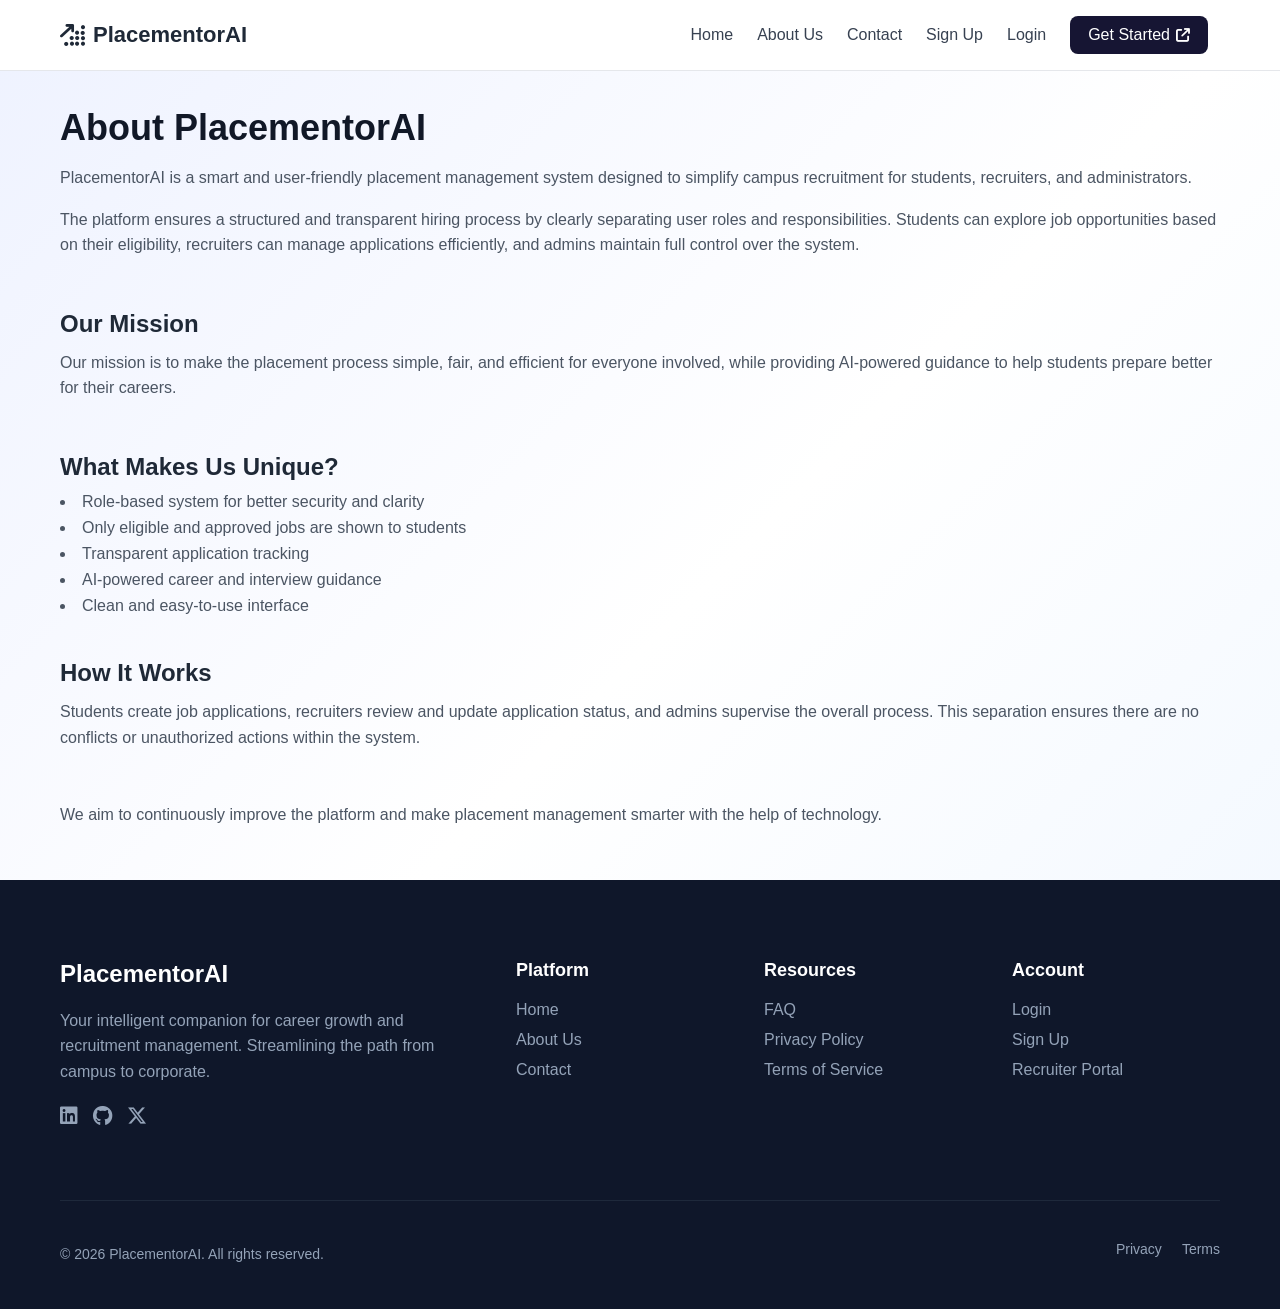
<file: frontend/About.html>
<!DOCTYPE html>
<html lang="en">
<head>
    <meta name="description" content="Learn more about PlaceMentor369, our mission to empower students with placement preparation and career guidance.">
  <meta charset="UTF-8" />
  <meta name="viewport" content="width=device-width, initial-scale=1.0"/>
  <title>PlacementorAI - About Us</title>
  <link rel="stylesheet" href="https://cdnjs.cloudflare.com/ajax/libs/font-awesome/6.5.0/css/all.min.css">

  <style>
    /* BASE */
    * { margin: 0; padding: 0; box-sizing: border-box; font-family: Inter, sans-serif; }
    body { background: linear-gradient(to bottom right, #eef2ff, #ffffff, #eff6ff); color: #1f2937; }
    .container { max-width: 1200px; margin: auto; padding: 0 20px; }

    /* HEADER & RESPONSIVE NAVBAR */
    .header { background: #fff; padding: 16px 0; border-bottom: 1px solid #e5e7eb; position: sticky; top: 0; z-index: 1000; }
    .nav { display: flex; justify-content: space-between; align-items: center; }
    .logo { font-size: 22px; font-weight: 700; display: flex; align-items: center; gap: 8px; }
    
    /* Navigation Menu Links Wrapper */
    .nav-menu { display: flex; align-items: center; }
    .nav-menu a { margin: 0 12px; text-decoration: none; color: #374151; font-weight: 500; transition: color 0.2s; }
    .nav-menu a:hover { color: #4f46e5; }
    .login { color: #4f46e5; }
    
    .btn { padding: 10px 18px; border-radius: 8px; border: none; cursor: pointer; font-weight: 500; display: inline-flex; align-items: center; text-decoration: none; }
    .primary { background: #161533; color: #fff !important; }
    .primary:hover { background: #23214d; color: #fff !important; }
    .secondary { background: #e5e7eb; color: #374151; }

    /* Mobile Hamburger Menu Toggle Button Button */
    .menu-toggle { display: none; background: none; border: none; font-size: 24px; color: #374151; cursor: pointer; }

    /* HERO */
    .hero { display: grid; grid-template-columns: 1fr 1fr; gap: 50px; padding: 80px 0; align-items: center; }
    .badge { display: inline-block; background: #e0e7ff; color: #4338ca; padding: 6px 14px; border-radius: 999px; margin-bottom: 20px; font-weight: 500; }
    .hero h1 { font-size: 42px; line-height: 1.2; margin-bottom: 20px; font-weight: 700; }
    .hero p { font-size: 18px; color: #6b7280; line-height: 1.5; }

    .features { display: grid; grid-template-columns: repeat(2,1fr); gap: 16px; margin: 30px 0; }
    .feature {
      display: flex;
      gap: 12px;
      background: #fff;
      padding: 14px;
      border-radius: 12px;
      align-items: center;
      transition: transform 0.2s ease, box-shadow 0.2s ease;
    }

    .feature:hover {
      transform: translateY(-3px);
      box-shadow: 0 8px 20px rgba(0,0,0,0.08);
    }    
    .feature h4 { font-size: 16px; font-weight: 600; margin-bottom: 4px; }
    .feature p { font-size: 14px; color: #6b7280; }

    .cta { display: flex; gap: 14px; margin-top: 20px; }
    .cta button { flex: 1; text-align: center; }

    /* HERO IMAGE */
    .hero-right { position: relative; top: -8px; }
    .hero-right img {
      width: 100%;
      height: auto;
      max-height: 420px;
      object-fit: cover;
      display: block;
      border-radius: 20px;
    }

    .hero-img-wrapper { position: relative; border-radius: 20px; overflow: hidden; }
    .hero-img-wrapper::after {
      content: "";
      position: absolute;
      inset: 0;
      background: linear-gradient(
        to bottom right,
        rgba(79,70,229,0.08),
        rgba(255,255,255,0.02)
      );
    }

    .stats-card { position: absolute; bottom: -32px; left: -32px; background: #ffffff; padding: 16px 20px; border-radius: 14px; display: flex; align-items: center; gap: 12px; box-shadow: 0 12px 24px rgba(0,0,0,0.12); z-index: 10; }
    .stats-card strong { font-size: 24px; font-weight: 700; color: #111827; }
    .stats-card span { display: block; font-size: 14px; color: #6b7280; }
    .stats-card div { text-align: center; }

    /* FOOTER */
    footer { background: #0f172a; color: #f8fafc; padding: 80px 0 40px; }
    .footer-grid { display: grid; grid-template-columns: 2fr 1fr 1fr 1fr; gap: 40px; margin-bottom: 60px; }
    footer h3 { font-size: 24px; margin-bottom: 20px; color: #fff; }
    footer h4 { font-size: 18px; margin-bottom: 20px; color: #fff; }
    footer p { color: #94a3b8; line-height: 1.6; }
    footer a { color: #94a3b8; text-decoration: none; margin-bottom: 12px; display: block; transition: color 0.2s; }
    footer a:hover { color: #4f46e5; }
    .footer-social { display: flex; gap: 15px; margin-top: 20px; }
    .footer-social a { font-size: 20px; color: #94a3b8; }
    .footer-social a:hover { color: #fff; }
    .footer-bottom { border-top: 1px solid #1e293b; padding-top: 40px; display: flex; justify-content: space-between; align-items: center; color: #64748b; font-size: 14px; }
    .copyright { margin-top: 0; }

    /* DOCUMENTATION PORTAL */
    .portal-overlay { position: fixed; inset: 0; background: rgba(15, 23, 42, 0.8); backdrop-filter: blur(8px); z-index: 2000; display: none; align-items: center; justify-content: center; padding: 20px; }
    .portal-content { background: rgba(255, 255, 255, 0.98); width: 100%; max-width: 800px; max-height: 90vh; border-radius: 24px; overflow: hidden; display: flex; flex-direction: column; box-shadow: 0 25px 50px -12px rgba(0, 0, 0, 0.5); border: 1px solid rgba(255, 255, 255, 0.3); animation: slideUp 0.4s ease-out; }
    @keyframes slideUp { from { transform: translateY(30px); opacity: 0; } to { transform: translateY(0); opacity: 1; } }
    .portal-header { padding: 24px 32px; border-bottom: 1px solid #e2e8f0; display: flex; justify-content: space-between; align-items: center; }
    .portal-nav { display: flex; gap: 12px; padding: 12px 32px; background: #f8fafc; border-bottom: 1px solid #e2e8f0; }
    .portal-nav-btn { background: none; border: none; padding: 8px 16px; border-radius: 8px; cursor: pointer; font-weight: 500; color: #64748b; transition: all 0.2s; }
    .portal-nav-btn.active { background: #4f46e5; color: #fff; }
    .portal-body { padding: 32px; overflow-y: auto; color: #334155; line-height: 1.7; }
    .portal-body h2 { margin-bottom: 16px; color: #0f172a; font-size: 24px; }
    .portal-body section { margin-bottom: 32px; }
    .portal-body section h3 { font-size: 18px; margin-bottom: 12px; color: #1e293b; }
    .close-portal { cursor: pointer; font-size: 24px; color: #64748b; transition: color 0.2s; }
    .close-portal:hover { color: #ef4444; }

    /* MODAL */
    .modal { position: fixed; inset: 0; display: none; background: rgba(0,0,0,0.5); align-items: center; justify-content: center; z-index: 1000; }
    .modal-box { background: #fff; padding: 30px; border-radius: 16px; width: 360px; }
    .modal-box input { width: 100%; padding: 10px; margin: 10px 0; }
    .modal-actions { display: flex; gap: 10px; margin-top: 20px; }

    .btn i { margin-left: 6px; font-size: 14px; }
    footer h3, footer h4 { color: #ffffff; }

    .feature-wide {
      grid-column: span 2;
      background: #ffffff;
      padding: 18px 22px;
      border-radius: 14px;
      display: flex;
      align-items: center;
      gap: 14px;
      cursor: pointer;
      transition: transform 0.2s ease, box-shadow 0.2s ease;
    }
    .feature-wide:hover { transform: translateY(-3px); box-shadow: 0 10px 24px rgba(0,0,0,0.08); }
    .feature-wide:hover .fa-arrow-right { transform: translateX(4px); transition: transform 0.2s ease; }
    
    @media (min-width: 1025px) {
      .feature-wide--big { width: calc(100% + 0px); margin-left: 0px; }
    }

    .feature-wide h4 { font-size: 16px; font-weight: 600; margin-bottom: 4px; }
    .feature-wide p { font-size: 14px; color: #6b7280; }
    .ai-icon { color: #4c45ce; background: #eef2ff; padding: 8px; border-radius: 8px; font-size: 16px; }

    /* ABOUT CONTENT TYPOGRAPHY FIXES */
    #about h1 { font-size: 36px; font-weight: 700; margin-bottom: 16px; color: #111827; }
    #about h2 { font-size: 24px; font-weight: 600; margin-bottom: 12px; color: #1f2937; }
    #about p { font-size: 16px; line-height: 1.6; color: #4b5563; margin-bottom: 16px; }
    #about ul li { font-size: 16px; color: #4b5563; margin-bottom: 8px; list-style-position: inside; }

    /* RESPONSIVE BREAKPOINTS WITH MOBILE DROPDOWN NAVIGATION FIX */
    @media (max-width: 768px) {
      .menu-toggle { display: block; }
      
      .nav-menu {
        display: none;
        flex-direction: column;
        position: absolute;
        top: 100%;
        left: 0;
        width: 100%;
        background: #ffffff;
        padding: 20px;
        box-shadow: 0 8px 16px rgba(0,0,0,0.1);
        border-top: 1px solid #f3f4f6;
        gap: 16px;
        text-align: center;
      }
      
      .nav-menu.active { display: flex; }
      .nav-menu a { margin: 8px 0; width: 100%; font-size: 16px; }
      .nav-menu .btn { width: 100%; justify-content: center; }

      .hero { grid-template-columns: 1fr; gap: 30px; text-align: center; }
      .hero-left { order: 2; }
      .hero-right { order: 1; }
      .features { grid-template-columns: 1fr; }
      .feature-wide { grid-column: span 1; }
      .cta { flex-direction: column; }
      .stats-card { left: 50%; transform: translateX(-50%); bottom: -24px; }

      .footer-grid { grid-template-columns: 1fr 1fr; }
      .footer-bottom { flex-direction: column; gap: 20px; text-align: center; }
      
      #about h1 { font-size: 28px; }
      #about h2 { font-size: 20px; }
    }

    @media (max-width: 480px) {
      .footer-grid { grid-template-columns: 1fr; }
    }
  </style>
</head>
<body>

<header class="header">
  <div class="container nav" style="position: relative;">
    <div class="logo">
      <i class="fa-solid fa-arrow-up-right-dots"></i> 
      <span>PlacementorAI</span>
    </div>
    
    <button class="menu-toggle" id="mobile-menu-btn" aria-label="Toggle Navigation Menu">
      <i class="fa-solid fa-bars" id="menu-icon"></i>
    </button>

    <nav class="nav-menu" id="nav-links-target">
      <a href="index.html">Home</a>
      <a href="About.html">About Us</a>
      <a href="contact.html">Contact</a>
      <a href="register.html">Sign Up</a>
      <a href="login.html" class="login">Login</a>
      <a href="register.html" class="btn primary" style="color: #ffffff !important;">
        Get Started
        <i class="fa-solid fa-arrow-up-right-from-square" style="color: #ffffff !important;"></i>
      </a>    
    </nav>
  </div>
</header>

<section id="about">
  <div class="container">
    <br/><br/>
    <h1>About PlacementorAI</h1>
    <p>
      PlacementorAI is a smart and user-friendly placement management system 
      designed to simplify campus recruitment for students, recruiters, and administrators.
    </p>
    <p>
      The platform ensures a structured and transparent hiring process by clearly 
      separating user roles and responsibilities. Students can explore job opportunities 
      based on their eligibility, recruiters can manage applications efficiently, 
      and admins maintain full control over the system.
    </p>
    <br/><br/>

    <h2>Our Mission</h2>
    <p>
      Our mission is to make the placement process simple, fair, and efficient 
      for everyone involved, while providing AI-powered guidance to help students 
      prepare better for their careers.
    </p>
    <br/><br/>

    <h2>What Makes Us Unique?</h2>
    <ul>
      <li>Role-based system for better security and clarity</li>
      <li>Only eligible and approved jobs are shown to students</li>
      <li>Transparent application tracking</li>
      <li>AI-powered career and interview guidance</li>
      <li>Clean and easy-to-use interface</li>
    </ul>
    <br/><br/>

    <h2>How It Works</h2>
    <p>
      Students create job applications, recruiters review and update application status, 
      and admins supervise the overall process. This separation ensures there are no 
      conflicts or unauthorized actions within the system.
    </p>
    <br/><br/>
    <p>
      We aim to continuously improve the platform and make placement management smarter 
      with the help of technology.
    </p>
  </div>
  <br/><br/>
</section>

<footer>
  <div class="container">
    <div class="footer-grid">
      <div>
        <h3>PlacementorAI</h3>
        <p>Your intelligent companion for career growth and recruitment management. Streamlining the path from campus to corporate.</p>
        <div class="footer-social">
          <a href="#"><i class="fa-brands fa-linkedin"></i></a>
          <a href="#"><i class="fa-brands fa-github"></i></a>
          <a href="#"><i class="fa-brands fa-x-twitter"></i></a>
        </div>
      </div>
      <div>
        <h4>Platform</h4>
        <a href="index.html">Home</a>
        <a href="About.html">About Us</a>
        <a href="contact.html">Contact</a>
      </div>
      <div>
        <h4>Resources</h4>
        <a href="javascript:void(0)" onclick="openPortal('faq')">FAQ</a>
        <a href="javascript:void(0)" onclick="openPortal('privacy')">Privacy Policy</a>
        <a href="javascript:void(0)" onclick="openPortal('terms')">Terms of Service</a>
      </div>
      <div>
        <h4>Account</h4>
        <a href="login.html">Login</a>
        <a href="register.html">Sign Up</a>
        <a href="register.html">Recruiter Portal</a>
      </div>
    </div>
    <div class="footer-bottom">
      <p class="copyright">&copy; 2026 PlacementorAI. All rights reserved.</p>
      <div style="display: flex; gap: 20px;">
        <a href="javascript:void(0)" onclick="openPortal('privacy')">Privacy</a>
        <a href="javascript:void(0)" onclick="openPortal('terms')">Terms</a>
      </div>
    </div>
  </div>
</footer>

<div id="portal-overlay" class="portal-overlay">
  <div class="portal-content">
    <div class="portal-header">
      <h2 id="portal-title">Documentation Portal</h2>
      <i class="fa-solid fa-xmark close-portal" onclick="closePortal()"></i>
    </div>
    <div class="portal-nav">
      <button class="portal-nav-btn" id="btn-faq" onclick="switchPortalTab('faq')">FAQ</button>
      <button class="portal-nav-btn" id="btn-privacy" onclick="switchPortalTab('privacy')">Privacy</button>
      <button class="portal-nav-btn" id="btn-terms" onclick="switchPortalTab('terms')">Terms</button>
    </div>
    <div class="portal-body" id="portal-body">
      </div>
  </div>
</div>

<div id="modal" class="modal">
  <div class="modal-box">
    <h2 id="modal-title">Login</h2>
    <form onsubmit="login(event)">
      <input type="email" placeholder="Email" required />
      <input type="password" placeholder="Password" required />
      <div class="modal-actions">
        <button class="btn primary" type="submit">Login</button>
        <button class="btn secondary" type="button" onclick="closeModal()">Cancel</button>
      </div>
    </form>
  </div>
</div>

<script>
  // Mobile Hamburger Toggle Logic
  const mobileMenuBtn = document.getElementById('mobile-menu-btn');
  const navLinksTarget = document.getElementById('nav-links-target');
  const menuIcon = document.getElementById('menu-icon');

  mobileMenuBtn.addEventListener('click', () => {
    navLinksTarget.classList.toggle('active');
    
    if(navLinksTarget.classList.contains('active')) {
      menuIcon.classList.remove('fa-bars');
      menuIcon.classList.add('fa-xmark');
    } else {
      menuIcon.classList.remove('fa-xmark');
      menuIcon.classList.add('fa-bars');
    }
  });

  // Modal JS
  const modal = document.getElementById("modal");
  const title = document.getElementById("modal-title");

  function openModal(type) {
    title.innerText = type === "student" ? "Student Login" : "Recruiter Login";
    modal.style.display = "flex";
  }

  function closeModal() { modal.style.display = "none"; }

  function login(e) {
    e.preventDefault();
    alert("Login successful (demo)");
    closeModal();
  }

  // DOCUMENTATION PORTAL JS
  const portalOverlay = document.getElementById('portal-overlay');
  const portalBody = document.getElementById('portal-body');
  const portalTitle = document.getElementById('portal-title');

  const portalContent = {
    faq: `
      <h2>Frequently Asked Questions</h2>
      <section>
        <h3>How do I apply for a job?</h3>
        <p>Students can browse the 'Job Listings' section, build their profile, and click 'Apply' on any open position.</p>
      </section>
      <section>
        <h3>How do recruiters post jobs?</h3>
        <p>Recruiters can sign up for a Recruiter account and access their dedicated dashboard to post and manage job listings.</p>
      </section>
      <section>
        <h3>Is my data secure?</h3>
        <p>Yes, we use industry-standard encryption and follow best practices to ensure your personal and academic data remains private.</p>
      </section>
    `,
    privacy: `
      <h2>Privacy Policy</h2>
      <section>
        <h3>Data Collection</h3>
        <p>We collect information necessary to facilitate the recruitment process, including names, emails, and academic records.</p>
      </section>
      <section>
        <h3>Data Usage</h3>
        <p>Your data is only shared with recruiters of companies you explicitly apply to. We do not sell your data to third parties.</p>
      </section>
    `,
    terms: `
      <h2>Terms of Service</h2>
      <section>
        <h3>User Agreement</h3>
        <p>By using PlacementorAI, you agree to provide accurate information and follow our community guidelines.</p>
      </section>
      <section>
        <h3>Platform Usage</h3>
        <p>PlacementorAI is a facilitator. We do not guarantee employment but provide the tools to improve your placement chances.</p>
      </section>
    `
  };

  function openPortal(tab) {
    portalOverlay.style.display = 'flex';
    switchPortalTab(tab);
  }

  function closePortal() {
    portalOverlay.style.display = 'none';
  }

  function switchPortalTab(tab) {
    portalBody.innerHTML = portalContent[tab];
    document.querySelectorAll('.portal-nav-btn').forEach(btn => btn.classList.remove('active'));
    document.getElementById('btn-' + tab).classList.add('active');
    const titles = { faq: 'FAQ', privacy: 'Privacy Policy', terms: 'Terms of Service' };
    portalTitle.innerText = titles[tab];
  }

  portalOverlay.addEventListener('click', (e) => {
    if (e.target === portalOverlay) closePortal();
  });
</script>
<script src="https://cdn.botpress.cloud/webchat/v3.5/inject.js"></script>
<script src="https://files.bpcontent.cloud/2026/01/29/16/20260129163015-0ZV4O3BK.js" defer></script>

</body>
</html>
</file>
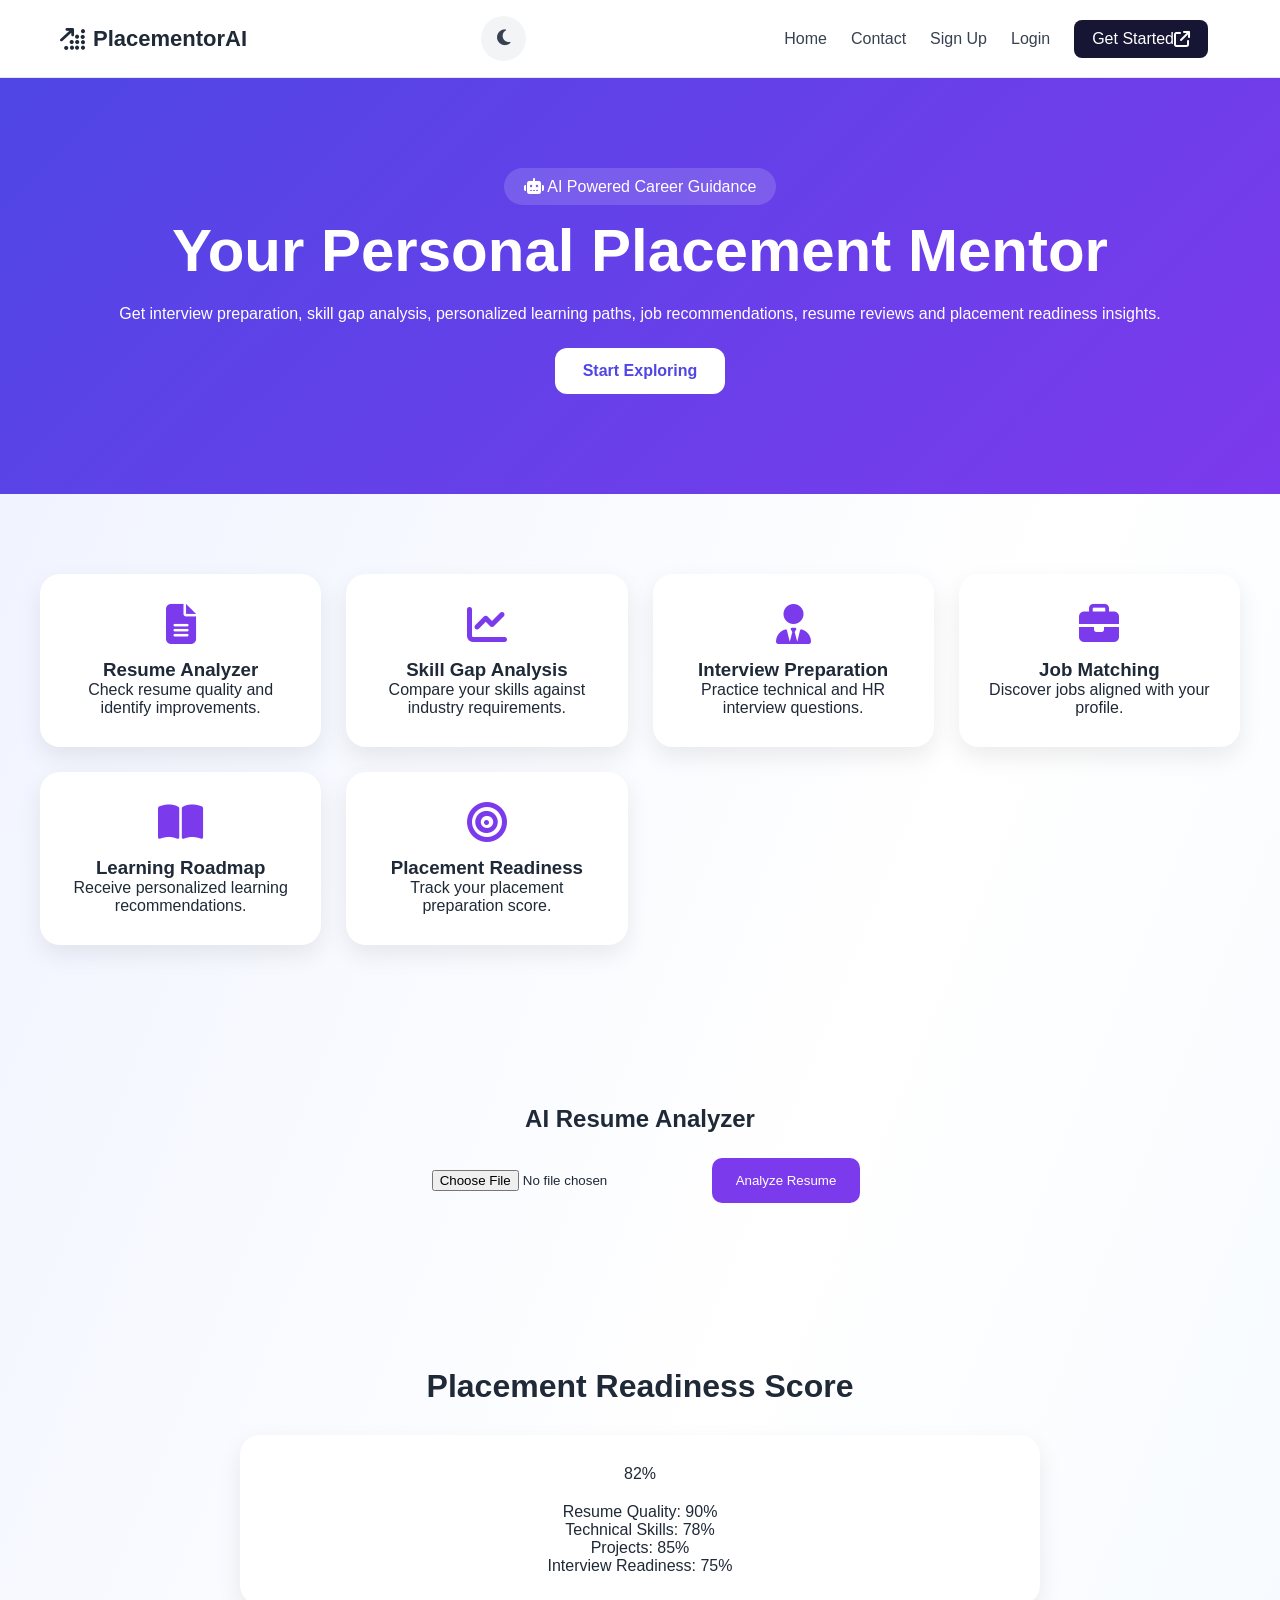
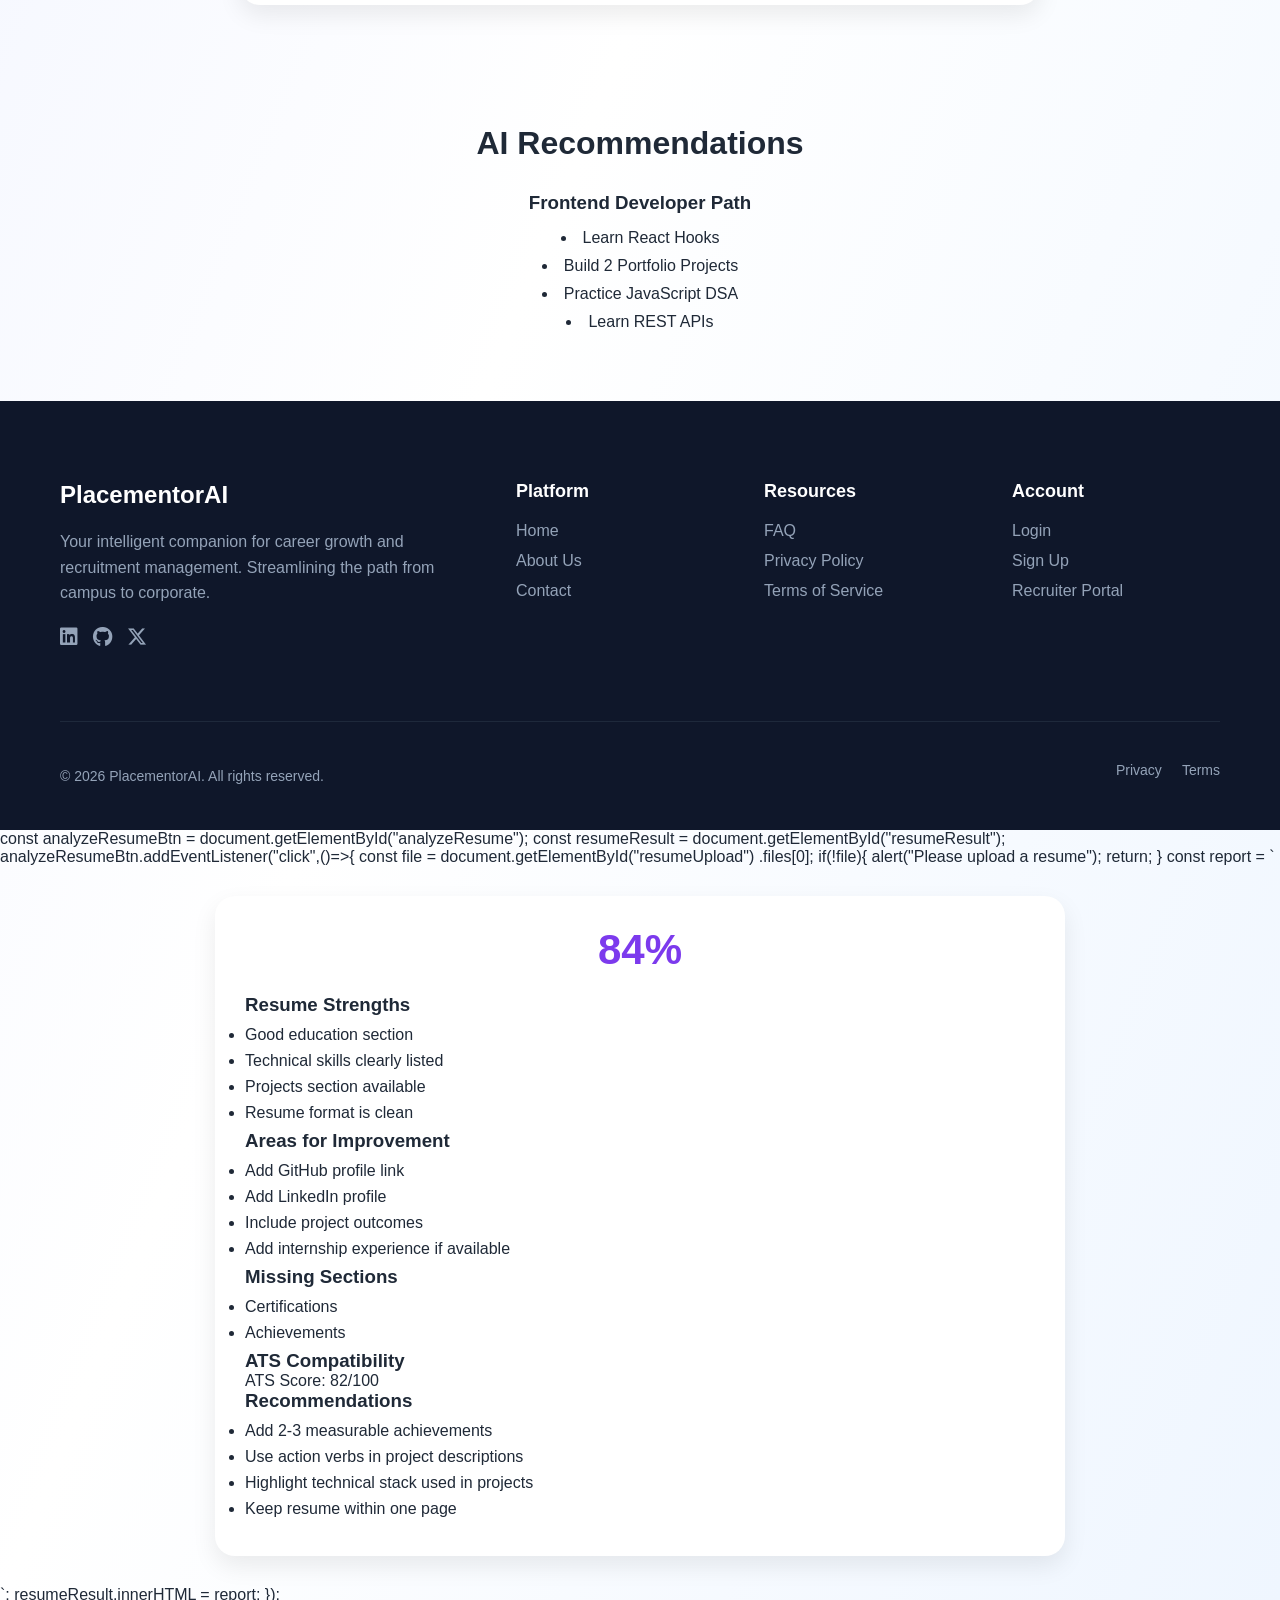
<file: frontend/ai-assistant.html>
<!DOCTYPE html>
<html lang="en">
<head>
    <meta charset="UTF-8">
    <meta name="viewport" content="width=device-width, initial-scale=1.0">
    <title>AI-Powered assistance</title>

<link rel="stylesheet"
href="https://cdnjs.cloudflare.com/ajax/libs/font-awesome/6.5.0/css/all.min.css">
    <link rel="stylesheet" href="style.css">

    <style>
        /* Theme Toggle Button */

.theme-toggle{
    width:42px;
    height:42px;
    border:none;
    border-radius:50%;
    cursor:pointer;
    background:#f3f4f6;
    font-size:18px;
    transition:.3s;
}

.theme-toggle:hover{
    transform:rotate(15deg);
}
/* Dark Mode */

body.dark-mode{
    background:#0f172a;
    color:#f8fafc;
}

body.dark-mode .resume-form,
body.dark-mode .resume-preview{
    background:#1e293b;
    color:#f8fafc;
}

body.dark-mode .resume-form input,
body.dark-mode .resume-form textarea{
    background:#334155;
    border:1px solid #475569;
    color:white;
}

body.dark-mode .resume-form input::placeholder,
body.dark-mode .resume-form textarea::placeholder{
    color:#cbd5e1;
}

body.dark-mode h1,
body.dark-mode h2,
body.dark-mode h3{
    color:white;
}

body.dark-mode hr{
    border-color:#475569;
}
.ai-hero{
    padding:100px 20px;
    text-align:center;
    background:linear-gradient(
        135deg,
        #4f46e5,
        #7c3aed
    );
    color:white;
}

.ai-hero h1{
    font-size:60px;
    margin:20px 0;
}

.ai-tag{
    background:rgba(255,255,255,.15);
    padding:10px 20px;
    border-radius:999px;
}

.start-btn{
    display:inline-block;
    margin-top:25px;
    padding:14px 28px;
    background:white;
    color:#4f46e5;
    text-decoration:none;
    border-radius:12px;
    font-weight:600;
}

.tools-section{
    display:grid;
    grid-template-columns:repeat(auto-fit,minmax(250px,1fr));
    gap:25px;
    padding:80px 40px;
}

.tool-card{
    background:white;
    border-radius:20px;
    padding:30px;
    text-align:center;
    box-shadow:0 10px 25px rgba(0,0,0,.08);
    transition:.3s;
}

.tool-card:hover{
    transform:translateY(-10px);
}

.tool-card i{
    font-size:40px;
    color:#7c3aed;
    margin-bottom:15px;
}

.score-card{
    background: white;
    padding: 30px;
    border-radius: 20px;
    box-shadow: 0 10px 25px rgba(0,0,0,.08);

    max-width: 800px;
    margin: 0 auto;

    display: flex;
    flex-direction: column;
    align-items: center;
    gap: 20px;
}
.readiness-section,
.recommendation-section{
    text-align: center;
    padding: 60px 20px;
}

.readiness-section h2,
.recommendation-section h2{
    margin-bottom: 30px;
    font-size: 2rem;
}

.score-card,
.recommendation-card{
    max-width: 800px;
    margin: 0 auto;
}
.recommendation-card ul{
    list-style-position: inside;
    padding: 0;
    margin-top: 15px;
}

.recommendation-card li{
    margin: 10px 0;
}
.readiness-section h2,
.recommendation-section h2{
    text-align: center;
}
.theme-toggle{
    width:45px;
    height:45px;
    border:none;
    border-radius:50%;
    cursor:pointer;
    background:#f3f4f6;
    color:#374151;
    font-size:18px;
    transition:all .3s ease;
}

.theme-toggle:hover{
    transform:rotate(15deg);
    background:#e5e7eb;
}
body.dark-mode{
    background:#0f172a;
    color:#f8fafc;
}

body.dark-mode .tool-card,
body.dark-mode .score-card,
body.dark-mode .recommendation-card,
body.dark-mode .question-card{
    background:#1e293b;
    color:#f8fafc;
}

body.dark-mode .tool-card p,
body.dark-mode .score-details p,
body.dark-mode .recommendation-card li{
    color:#cbd5e1;
}

body.dark-mode .tools-section h2,
body.dark-mode .readiness-section h2,
body.dark-mode .recommendation-section h2,
body.dark-mode .interview-preview h2{
    color:white;
}

body.dark-mode .theme-toggle{
    background:#334155;
    color:white;
}
.interview-prep-section{
    display:none;
    padding:80px 40px;
}

.interview-prep-section.active{
    display:block;
}

.prep-grid{
    display:grid;
    grid-template-columns:repeat(auto-fit,minmax(280px,1fr));
    gap:25px;
    margin-top:30px;
}

.prep-card{
    background:white;
    padding:25px;
    border-radius:20px;
    box-shadow:0 10px 25px rgba(0,0,0,.08);
    transition:.3s;
}

.prep-card:hover{
    transform:translateY(-5px);
}

.prep-card h3{
    margin-bottom:15px;
}

.prep-card ul{
    list-style:none;
    padding:0;
}

.prep-card li{
    margin:10px 0;
}

.prep-card a{
    text-decoration:none;
    color:#4f46e5;
    font-weight:600;
}

body.dark-mode .prep-card{
    background:#1e293b;
    color:white;
}

body.dark-mode .prep-card a{
    color:#818cf8;
}
.resume-analyzer{
    padding:80px 30px;
    text-align:center;
}

.resume-box{
    display:flex;
    justify-content:center;
    gap:15px;
    flex-wrap:wrap;
    margin:25px 0;
}

.resume-box input{
    padding:12px;
}

.resume-box button{
    padding:12px 24px;
    border:none;
    border-radius:10px;
    background:#7c3aed;
    color:white;
    cursor:pointer;
}

.analysis-card{
    max-width:850px;
    margin:30px auto;
    padding:30px;
    border-radius:20px;
    background:white;
    box-shadow:0 10px 25px rgba(0,0,0,.08);
    text-align:left;
}

.analysis-score{
    font-size:42px;
    font-weight:bold;
    color:#7c3aed;
    text-align:center;
    margin-bottom:20px;
}

.analysis-card ul{
    margin-top:10px;
}

.analysis-card li{
    margin:8px 0;
}

body.dark-mode .analysis-card{
    background:#1e293b;
    color:white;
}
    </style>
    </head>
<body>
    <header class="header">
  <div class="container nav" style="position: relative;">
    <div class="logo">
      <i class="fa-solid fa-arrow-up-right-dots"></i> 
      <span>PlacementorAI</span>
    </div>
    <button id="theme-toggle" class="theme-toggle" aria-label="Toggle Theme">
  <i class="fa-solid fa-moon"></i>
</button>
    <button class="menu-toggle" id="mobile-menu-btn" aria-label="Toggle Navigation Menu">
      <i class="fa-solid fa-bars" id="menu-icon"></i>
    </button>

    <nav class="nav-menu" id="nav-links-target">
      <a href="index.html">Home</a>
      <a href="contact.html">Contact</a>
      <a href="register.html">Sign Up</a>
      <a href="login.html" class="login">Login</a>
      <a href="register.html" class="btn primary" style="color: #ffffff !important;">
        Get Started
        <i class="fa-solid fa-arrow-up-right-from-square" style="color: #ffffff !important;"></i>
      </a>    
    </nav>
  </div>
</header>
    
<section class="ai-hero">
    <div class="container">

        <span class="ai-tag">
            <i class="fa-solid fa-robot"></i>
            AI Powered Career Guidance
        </span>

        <h1>Your Personal Placement Mentor</h1>

        <p>
            Get interview preparation, skill gap analysis,
            personalized learning paths, job recommendations,
            resume reviews and placement readiness insights.
        </p>

        <a href="#tools" class="start-btn">
            Start Exploring
        </a>

    </div>
</section>
<section id="tools" class="tools-section">

    <div class="tool-card">
        <i class="fa-solid fa-file-lines"></i>
        <h3>Resume Analyzer</h3>
        <p>Check resume quality and identify improvements.</p>
    </div>

    <div class="tool-card">
        <i class="fa-solid fa-chart-line"></i>
        <h3>Skill Gap Analysis</h3>
        <p>Compare your skills against industry requirements.</p>
    </div>

    <div class="tool-card" onclick="toggleInterviewPrep()">
    <i class="fa-solid fa-user-tie"></i>
    <h3>Interview Preparation</h3>
    <p>Practice technical and HR interview questions.</p>
</div>

    <div class="tool-card">
        <i class="fa-solid fa-briefcase"></i>
        <h3>Job Matching</h3>
        <p>Discover jobs aligned with your profile.</p>
    </div>

    <div class="tool-card">
        <i class="fa-solid fa-book-open"></i>
        <h3>Learning Roadmap</h3>
        <p>Receive personalized learning recommendations.</p>
    </div>

    <div class="tool-card">
        <i class="fa-solid fa-bullseye"></i>
        <h3>Placement Readiness</h3>
        <p>Track your placement preparation score.</p>
    </div>

</section>
<section class="resume-analyzer">

    <h2>AI Resume Analyzer</h2>

    <div class="resume-box">

        <input
            type="file"
            id="resumeUpload"
            accept=".pdf,.doc,.docx"
        >

        <button id="analyzeResume">
            Analyze Resume
        </button>

    </div>

    <div id="resumeResult"></div>

</section>
<section id="interview-prep-section" class="interview-prep-section">
    <h2>Interview Preparation Hub</h2>

    <div class="prep-grid">

        <!-- DSA -->
        <div class="prep-card">
            <h3><i class="fa-solid fa-code"></i> DSA Preparation</h3>

            <ul>
                <li>
                    <a href="https://leetcode.com" target="_blank">
                        LeetCode Practice Problems
                    </a>
                </li>

                <li>
                    <a href="https://www.codechef.com" target="_blank">
                        CodeChef Competitive Programming
                    </a>
                </li>

                <li>
                    <a href="https://www.geeksforgeeks.org" target="_blank">
                        GeeksforGeeks DSA Tutorials
                    </a>
                </li>

                <li>Arrays</li>
                <li>Strings</li>
                <li>Linked Lists</li>
                <li>Stacks & Queues</li>
                <li>Trees</li>
                <li>Graphs</li>
                <li>Dynamic Programming</li>
            </ul>
        </div>

        <!-- Aptitude -->
        <div class="prep-card">
            <h3><i class="fa-solid fa-calculator"></i> Aptitude</h3>

            <ul>
                <li>Quantitative Aptitude</li>
                <li>Probability</li>
                <li>Permutations & Combinations</li>
                <li>Percentages</li>
                <li>Time & Work</li>
                <li>Profit & Loss</li>
                <li>Logical Reasoning</li>
                <li>Verbal Ability</li>
            </ul>
        </div>

        <!-- Core Subjects -->
        <div class="prep-card">
            <h3><i class="fa-solid fa-laptop-code"></i> Core Subjects</h3>

            <ul>
                <li>Operating Systems</li>
                <li>DBMS</li>
                <li>Computer Networks</li>
                <li>OOPs</li>
                <li>SQL Queries</li>
                <li>Software Engineering</li>
            </ul>
        </div>

        <!-- HR -->
        <div class="prep-card">
            <h3><i class="fa-solid fa-user-group"></i> HR Interviews</h3>

            <ul>
                <li>Tell me about yourself</li>
                <li>Strengths & Weaknesses</li>
                <li>Leadership Questions</li>
                <li>Conflict Resolution</li>
                <li>Career Goals</li>
                <li>Why should we hire you?</li>
            </ul>
        </div>

    </div>
</section>

<section class="readiness-section">

    <h2>Placement Readiness Score</h2>

    <div class="score-card">
        <div class="score-circle">
            82%
        </div>

        <div class="score-details">
            <p>Resume Quality: 90%</p>
            <p>Technical Skills: 78%</p>
            <p>Projects: 85%</p>
            <p>Interview Readiness: 75%</p>
        </div>
    </div>

</section>

<section class="recommendation-section">

    <h2>AI Recommendations</h2>

    <div class="recommendation-card">
        <h3>Frontend Developer Path</h3>

        <ul>
            <li>Learn React Hooks</li>
            <li>Build 2 Portfolio Projects</li>
            <li>Practice JavaScript DSA</li>
            <li>Learn REST APIs</li>
        </ul>
    </div>

</section>


<footer>
  <div class="container">
    <div class="footer-grid">
      <div>
        <h3>PlacementorAI</h3>
        <p>Your intelligent companion for career growth and recruitment management. Streamlining the path from campus to corporate.</p>
        
          <div class="footer-social">
  <a href="https://www.linkedin.com" target="_blank" rel="noopener noreferrer">
    <i class="fa-brands fa-linkedin"></i>
  </a>

  <a href="https://github.com" target="_blank" rel="noopener noreferrer">
    <i class="fa-brands fa-github"></i>
  </a>

  <a href="https://x.com" target="_blank" rel="noopener noreferrer">
    <i class="fa-brands fa-x-twitter"></i>
  </a>
</div>
      </div>
      <div>
        <h4>Platform</h4>
        <a href="index.html">Home</a>
        <a href="About.html">About Us</a>
        <a href="contact.html">Contact</a>
      </div>
      <div>
        <h4>Resources</h4>
        <a href="javascript:void(0)" onclick="openPortal('faq')">FAQ</a>
        <a href="javascript:void(0)" onclick="openPortal('privacy')">Privacy Policy</a>
        <a href="javascript:void(0)" onclick="openPortal('terms')">Terms of Service</a>
      </div>
      <div>
        <h4>Account</h4>
        <a href="login.html">Login</a>
        <a href="register.html">Sign Up</a>
        <a href="register.html">Recruiter Portal</a>
      </div>
    </div>
    <div class="footer-bottom">
      <p class="copyright">&copy; 2026 PlacementorAI. All rights reserved.</p>
      <div style="display: flex; gap: 20px;">
        <a href="javascript:void(0)" onclick="openPortal('privacy')">Privacy</a>
        <a href="javascript:void(0)" onclick="openPortal('terms')">Terms</a>
      </div>
    </div>
  </div>
</footer>
<script>
function toggleInterviewPrep(){

    const section =
        document.getElementById("interview-prep-section");

    section.classList.toggle("active");

    if(section.classList.contains("active")){
        section.scrollIntoView({
            behavior:"smooth"
        });
    }
}
</script>
<script>
const themeToggle = document.getElementById("theme-toggle");
const themeIcon = themeToggle.querySelector("i");

/* Load saved theme */
if(localStorage.getItem("theme") === "dark"){
    document.body.classList.add("dark-mode");
    themeIcon.classList.replace("fa-moon", "fa-sun");
}

themeToggle.addEventListener("click", () => {

    document.body.classList.toggle("dark-mode");

    if(document.body.classList.contains("dark-mode")){
        localStorage.setItem("theme", "dark");
        themeIcon.classList.replace("fa-moon", "fa-sun");
    }else{
        localStorage.setItem("theme", "light");
        themeIcon.classList.replace("fa-sun", "fa-moon");
    }

});
</script>
const analyzeResumeBtn =
document.getElementById("analyzeResume");

const resumeResult =
document.getElementById("resumeResult");

analyzeResumeBtn.addEventListener("click",()=>{

    const file =
    document.getElementById("resumeUpload")
    .files[0];

    if(!file){
        alert("Please upload a resume");
        return;
    }

    const report = `

    <div class="analysis-card">

        <div class="analysis-score">
            84%
        </div>

        <h3>Resume Strengths</h3>

        <ul>
            <li>Good education section</li>
            <li>Technical skills clearly listed</li>
            <li>Projects section available</li>
            <li>Resume format is clean</li>
        </ul>

        <h3>Areas for Improvement</h3>

        <ul>
            <li>Add GitHub profile link</li>
            <li>Add LinkedIn profile</li>
            <li>Include project outcomes</li>
            <li>Add internship experience if available</li>
        </ul>

        <h3>Missing Sections</h3>

        <ul>
            <li>Certifications</li>
            <li>Achievements</li>
        </ul>

        <h3>ATS Compatibility</h3>

        <p>
            ATS Score: 82/100
        </p>

        <h3>Recommendations</h3>

        <ul>
            <li>Add 2-3 measurable achievements</li>
            <li>Use action verbs in project descriptions</li>
            <li>Highlight technical stack used in projects</li>
            <li>Keep resume within one page</li>
        </ul>

    </div>

    `;

    resumeResult.innerHTML = report;
});
</body>
</html>
</file>
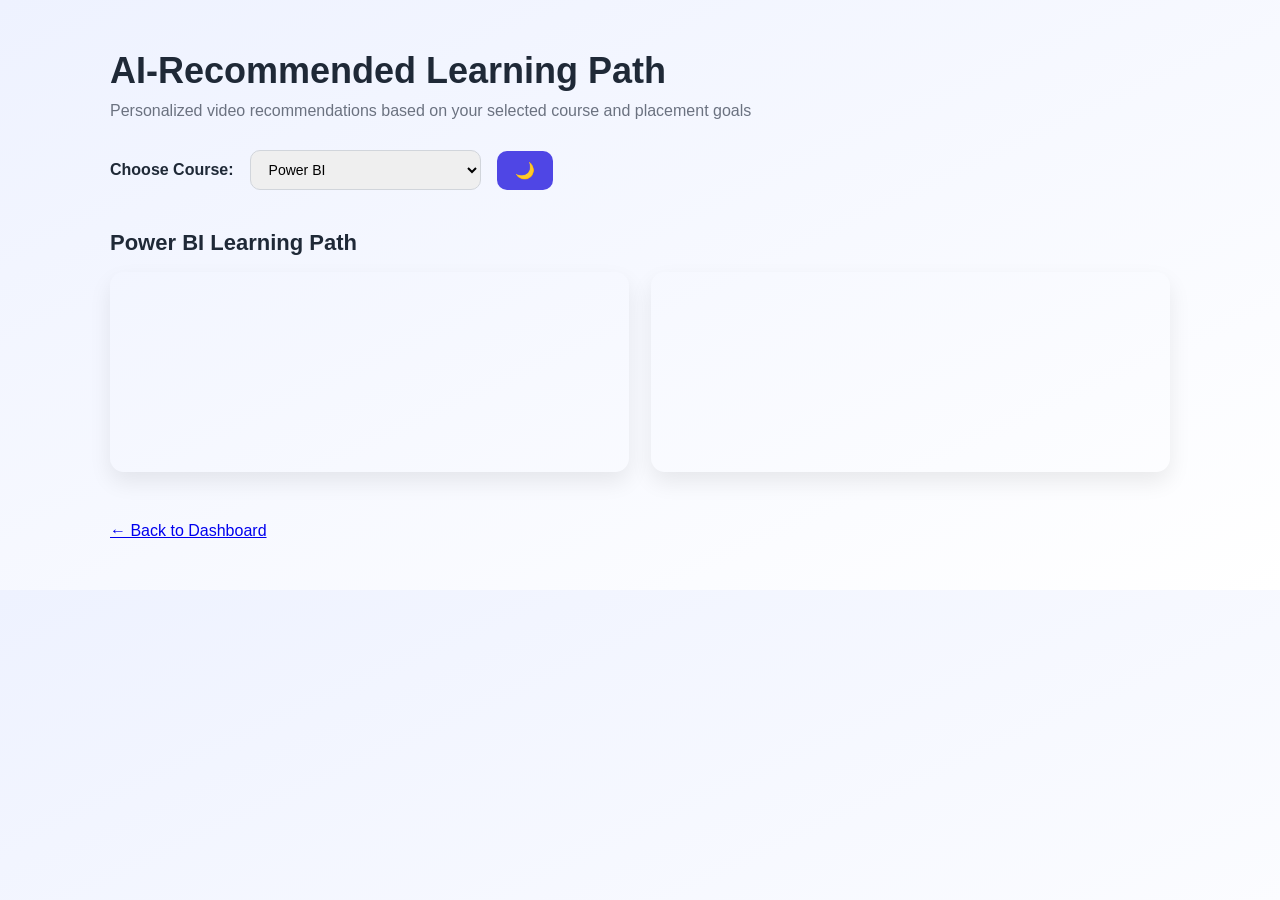
<file: frontend/Recommendations.html>
<!DOCTYPE html>
<html lang="en">

<head>
    <meta name="description" content="Explore personalized job and career recommendations on PlaceMentor369 to boost your placement success.">
  <meta charset="UTF-8" />
  <meta name="viewport" content="width=device-width, initial-scale=1.0" />
  <title>AI Recommendations – PlacementorAI</title>

  <link rel="stylesheet" href="https://cdnjs.cloudflare.com/ajax/libs/font-awesome/6.5.0/css/all.min.css">
  <link rel="stylesheet" href="css/style.css">
  <style>
    * {
      margin: 0;
      padding: 0;
      box-sizing: border-box;
      font-family: Inter, sans-serif;
    }

    body {
      background: linear-gradient(to bottom right, #eef2ff, #ffffff);
      color: #1f2937;
    }
    body,
.container,
select,
button,
h1,
h2,
p,
label,
iframe {
  transition:
    background-color 0.35s ease,
    color 0.35s ease,
    border-color 0.35s ease,
    box-shadow 0.35s ease;
}

    .container {
      max-width: 1100px;
      margin: auto;
      padding: 50px 20px;
    }

    h1 {
      font-size: 36px;
      margin-bottom: 10px;
    }

    .subtitle {
      color: #6b7280;
      margin-bottom: 30px;
      font-size: 16px;
    }

    /* Course Selection */
    .course-select {
  margin-bottom: 40px;
  display: flex;
  align-items: center;
  gap: 16px;
  flex-wrap: wrap;
}

    .course-select label {
      font-weight: 600;
    }

    .course-select select {
      padding: 10px 14px;
      border-radius: 10px;
      border: 1px solid #d1d5db;
      font-size: 14px;
      outline: none;
    }

    /* Video Sections */
    .section-title {
      font-size: 22px;
      margin-bottom: 16px;
      display: flex;
      align-items: center;
      gap: 8px;
    }

    .videos {
      display: grid;
      grid-template-columns: repeat(auto-fit, minmax(320px, 1fr));
      gap: 22px;
      margin-bottom: 50px;
    }

    iframe {
      width: 100%;
      height: 200px;
      border-radius: 14px;
      border: none;
      box-shadow: 0 10px 22px rgba(0, 0, 0, 0.08);
    }

    /* Back Button */
    .theme-btn {
  padding: 10px 18px;
  background: #4f46e5;
  color: white;
  border-radius: 10px;
  border: none;
  cursor: pointer;
  font-size: 16px;
  transition: all 0.3s ease;
}

.theme-btn:hover {
  transform: scale(1.05);
}

    @media (max-width: 768px) {
      h1 {
        font-size: 28px;
      }
    }

    /* DARK MODE */

    /* DARK MODE */

.dark body {
  background: #0f172a !important;
  color: #f8fafc !important;
}

.dark .container {
  background: transparent !important;
}

.dark select {
  background: #1e293b !important;
  color: white !important;
  border: 1px solid #334155 !important;
}

.dark h1,
.dark h2,
.dark p,
.dark label,
.dark .subtitle {
  color: #f8fafc !important;
}

.dark iframe {
  box-shadow: 0 10px 22px rgba(255,255,255,0.08);
}
  </style>
</head>

<body>

  <div class="container">

    <h1>AI-Recommended Learning Path</h1>
    <p class="subtitle">
      Personalized video recommendations based on your selected course and placement goals
    </p>

    <div class="course-select">

  <label for="course">Choose Course:</label>

  <select id="course" onchange="loadVideos()">
    <option value="powerbi">Power BI</option>
    <option value="dsa">Data Structures & Algorithms</option>
    <option value="datascience">Data Science</option>
    <option value="webdev">Web Development</option>
  </select>

  <button
    id="theme-toggle"
    class="theme-btn"
    aria-label="Toggle dark mode"
    style="border:none; cursor:pointer;"
  >
    🌙
  </button>

</div>

    <!-- Videos Load Here -->
    <div id="video-section"></div>

    <a href="index.html" class="back-btn">
      ← Back to Dashboard
    </a>

  </div>

  <!-- SCRIPT -->
  <script>
    function loadVideos() {
      const course = document.getElementById("course").value;
      const section = document.getElementById("video-section");

      let content = "";

      if (course === "powerbi") {
        content = `
          <h2 class="section-title"> Power BI Learning Path</h2>
          <div class="videos">
            <iframe src="https://www.youtube.com/embed/TmhQCQr_DCA" allowfullscreen></iframe>
            <iframe src="https://www.youtube.com/embed/AGrl-H87pRU" allowfullscreen></iframe>
          </div>
        `;
      }

      if (course === "dsa") {
        content = `
          <h2 class="section-title"> DSA Learning Path</h2>
          <div class="videos">
            <iframe src="https://www.youtube.com/embed/8hly31xKli0" allowfullscreen></iframe>
            <iframe src="https://www.youtube.com/embed/RBSGKlAvoiM" allowfullscreen></iframe>
          </div>
        `;
      }

      if (course === "datascience") {
        content = `
          <h2 class="section-title"> Data Science Learning Path</h2>
          <div class="videos">
            <iframe src="https://www.youtube.com/embed/X3paOmcrTjQ" allowfullscreen></iframe>
            <iframe src="https://www.youtube.com/embed/ua-CiDNNj30" allowfullscreen></iframe>
          </div>
        `;
      }

      if (course === "webdev") {
        content = `
          <h2 class="section-title"> Web Development Learning Path</h2>
          <div class="videos">
            <iframe src="https://www.youtube.com/embed/HGTJBPNC-Gw" allowfullscreen></iframe>
            <iframe src="https://www.youtube.com/embed/Q33KBiDriJY" allowfullscreen></iframe>
          </div>
        `;
      }

      section.innerHTML = content;
    }

    // Load default videos
    loadVideos();
  </script>
  <script src="js/theme.js"></script>
</body>

</html>
</file>
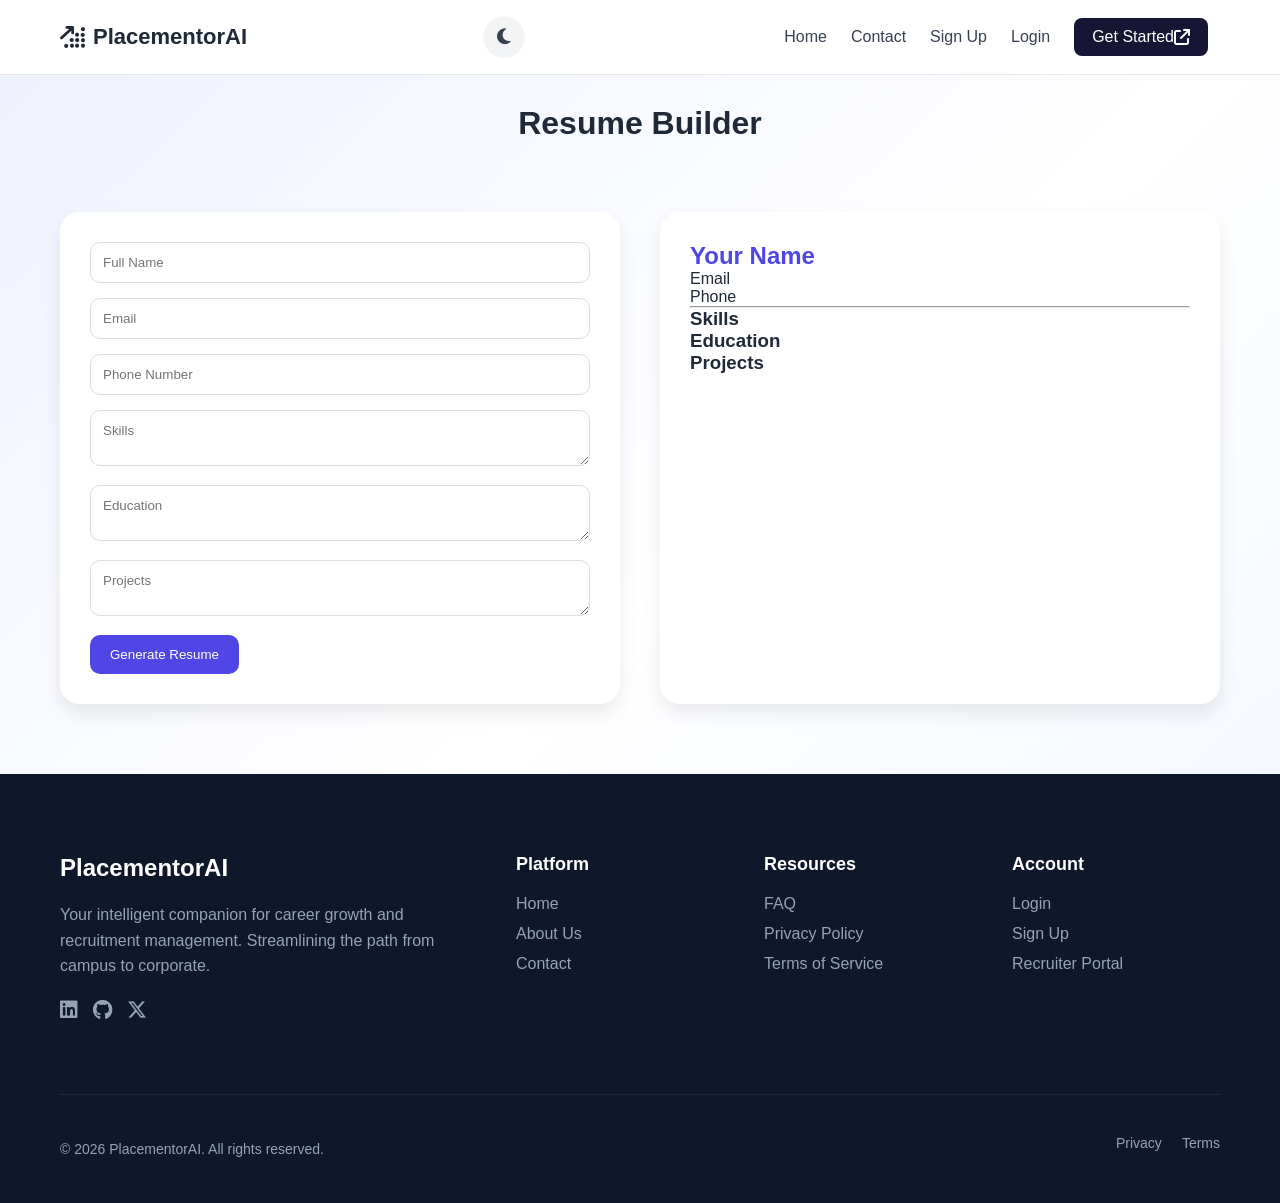
<file: frontend/resume-builder.html>
<!DOCTYPE html>
<html lang="en">
<head>
    <meta charset="UTF-8">
    <meta name="viewport" content="width=device-width, initial-scale=1.0">
    <title>Resume Builder | PlacementorAI</title>
    <link rel="stylesheet"
href="https://cdnjs.cloudflare.com/ajax/libs/font-awesome/6.5.0/css/all.min.css">
    <link rel="stylesheet" href="style.css">

    <style>
        .resume-builder{
            max-width:1200px;
            margin:50px auto;
            display:grid;
            grid-template-columns:1fr 1fr;
            gap:40px;
            padding:20px;
        }

        .resume-form{
            background:white;
            padding:30px;
            border-radius:20px;
            box-shadow:0 10px 20px rgba(0,0,0,.08);
        }

        .resume-form input,
        .resume-form textarea{
            width:100%;
            padding:12px;
            margin-bottom:15px;
            border:1px solid #ddd;
            border-radius:10px;
        }

        .resume-preview{
            background:white;
            padding:30px;
            border-radius:20px;
            box-shadow:0 10px 20px rgba(0,0,0,.08);
        }

        .resume-preview h2{
            color:#4f46e5;
        }

        .generate-btn{
            background:#4f46e5;
            color:white;
            border:none;
            padding:12px 20px;
            border-radius:10px;
            cursor:pointer;
        }
        /* Theme Toggle Button */

.theme-toggle{
    width:42px;
    height:42px;
    border:none;
    border-radius:50%;
    cursor:pointer;
    background:#f3f4f6;
    font-size:18px;
    transition:.3s;
}

.theme-toggle:hover{
    transform:rotate(15deg);
}
/* Dark Mode */

body.dark-mode{
    background:#0f172a;
    color:#f8fafc;
}

body.dark-mode .resume-form,
body.dark-mode .resume-preview{
    background:#1e293b;
    color:#f8fafc;
}

body.dark-mode .resume-form input,
body.dark-mode .resume-form textarea{
    background:#334155;
    border:1px solid #475569;
    color:white;
}

body.dark-mode .resume-form input::placeholder,
body.dark-mode .resume-form textarea::placeholder{
    color:#cbd5e1;
}

body.dark-mode h1,
body.dark-mode h2,
body.dark-mode h3{
    color:white;
}

body.dark-mode hr{
    border-color:#475569;
}
    </style>
</head>
<body>
<header class="header">
  <div class="container nav" style="position: relative;">
    <div class="logo">
      <i class="fa-solid fa-arrow-up-right-dots"></i> 
      <span>PlacementorAI</span>
    </div>
    <button id="theme-toggle" class="theme-toggle" aria-label="Toggle Theme">
  <i class="fa-solid fa-moon"></i>
</button>
    <button class="menu-toggle" id="mobile-menu-btn" aria-label="Toggle Navigation Menu">
      <i class="fa-solid fa-bars" id="menu-icon"></i>
    </button>

    <nav class="nav-menu" id="nav-links-target">
      <a href="index.html">Home</a>
      <a href="contact.html">Contact</a>
      <a href="register.html">Sign Up</a>
      <a href="login.html" class="login">Login</a>
      <a href="register.html" class="btn primary" style="color: #ffffff !important;">
        Get Started
        <i class="fa-solid fa-arrow-up-right-from-square" style="color: #ffffff !important;"></i>
      </a>    
    </nav>
  </div>
</header>
<h1 style="text-align:center;margin-top:30px;">
    Resume Builder
</h1>

<div class="resume-builder">

    <div class="resume-form">

        <input type="text" id="name" placeholder="Full Name">

        <input type="email" id="email" placeholder="Email">

        <input type="text" id="phone" placeholder="Phone Number">

        <textarea id="skills" placeholder="Skills"></textarea>

        <textarea id="education" placeholder="Education"></textarea>

        <textarea id="projects" placeholder="Projects"></textarea>

        <button class="generate-btn" onclick="generateResume()">
            Generate Resume
        </button>

    </div>

    <div class="resume-preview">

        <h2 id="preview-name">Your Name</h2>

        <p id="preview-email">Email</p>

        <p id="preview-phone">Phone</p>

        <hr>

        <h3>Skills</h3>
        <p id="preview-skills"></p>

        <h3>Education</h3>
        <p id="preview-education"></p>

        <h3>Projects</h3>
        <p id="preview-projects"></p>

    </div>

</div>
<footer>
  <div class="container">
    <div class="footer-grid">
      <div>
        <h3>PlacementorAI</h3>
        <p>Your intelligent companion for career growth and recruitment management. Streamlining the path from campus to corporate.</p>
        
          <div class="footer-social">
  <a href="https://www.linkedin.com" target="_blank" rel="noopener noreferrer">
    <i class="fa-brands fa-linkedin"></i>
  </a>

  <a href="https://github.com" target="_blank" rel="noopener noreferrer">
    <i class="fa-brands fa-github"></i>
  </a>

  <a href="https://x.com" target="_blank" rel="noopener noreferrer">
    <i class="fa-brands fa-x-twitter"></i>
  </a>
</div>
      </div>
      <div>
        <h4>Platform</h4>
        <a href="index.html">Home</a>
        <a href="About.html">About Us</a>
        <a href="contact.html">Contact</a>
      </div>
      <div>
        <h4>Resources</h4>
        <a href="javascript:void(0)" onclick="openPortal('faq')">FAQ</a>
        <a href="javascript:void(0)" onclick="openPortal('privacy')">Privacy Policy</a>
        <a href="javascript:void(0)" onclick="openPortal('terms')">Terms of Service</a>
      </div>
      <div>
        <h4>Account</h4>
        <a href="login.html">Login</a>
        <a href="register.html">Sign Up</a>
        <a href="register.html">Recruiter Portal</a>
      </div>
    </div>
    <div class="footer-bottom">
      <p class="copyright">&copy; 2026 PlacementorAI. All rights reserved.</p>
      <div style="display: flex; gap: 20px;">
        <a href="javascript:void(0)" onclick="openPortal('privacy')">Privacy</a>
        <a href="javascript:void(0)" onclick="openPortal('terms')">Terms</a>
      </div>
    </div>
  </div>
</footer>
<script>
function generateResume(){

    document.getElementById("preview-name").innerText =
        document.getElementById("name").value;

    document.getElementById("preview-email").innerText =
        document.getElementById("email").value;

    document.getElementById("preview-phone").innerText =
        document.getElementById("phone").value;

    document.getElementById("preview-skills").innerText =
        document.getElementById("skills").value;

    document.getElementById("preview-education").innerText =
        document.getElementById("education").value;

    document.getElementById("preview-projects").innerText =
        document.getElementById("projects").value;
}
</script>
<script>
const themeToggle = document.getElementById("theme-toggle");
const themeIcon = themeToggle.querySelector("i");

/* Load saved theme */
if(localStorage.getItem("theme") === "dark"){
    document.body.classList.add("dark-mode");
    themeIcon.classList.remove("fa-moon");
    themeIcon.classList.add("fa-sun");
}

themeToggle.addEventListener("click", () => {

    document.body.classList.toggle("dark-mode");

    if(document.body.classList.contains("dark-mode")){
        localStorage.setItem("theme", "dark");

        themeIcon.classList.remove("fa-moon");
        themeIcon.classList.add("fa-sun");
    }
    else{
        localStorage.setItem("theme", "light");

        themeIcon.classList.remove("fa-sun");
        themeIcon.classList.add("fa-moon");
    }
});
</script>
</body>
</html>
</file>
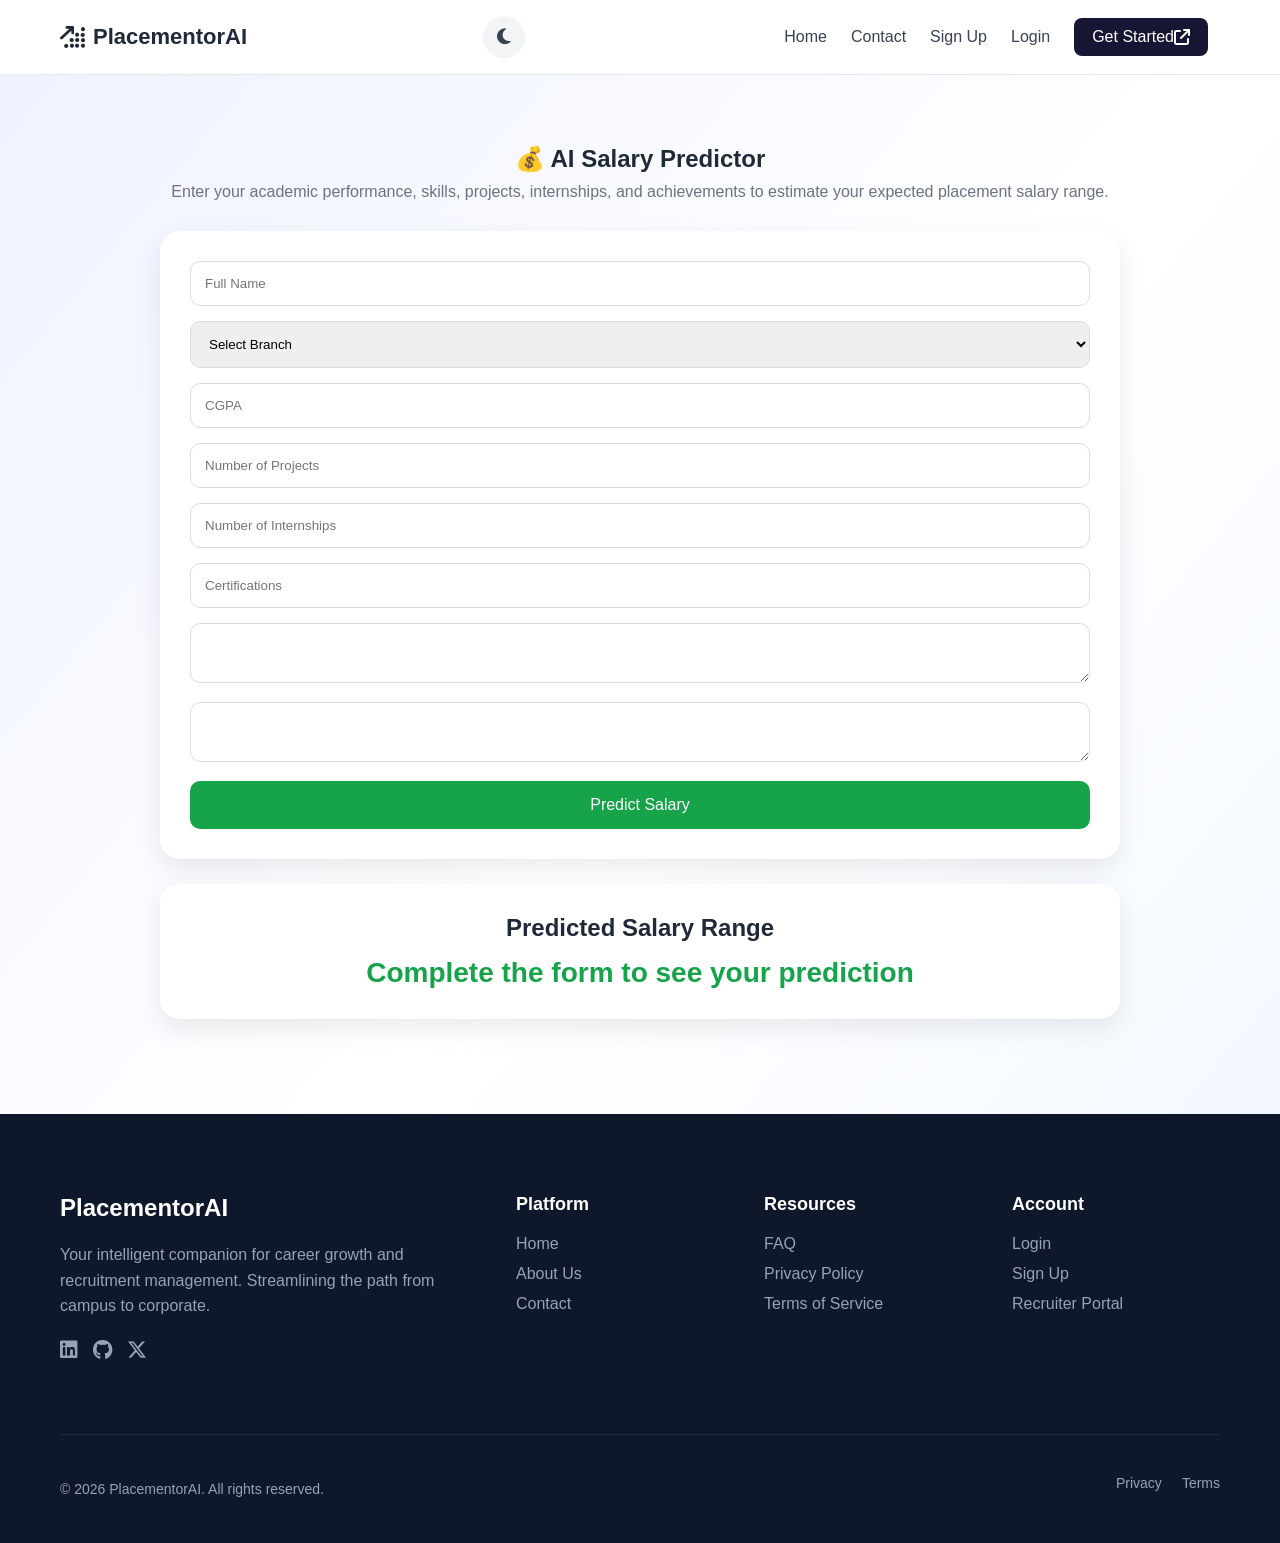
<file: frontend/salary-predictor.html>
<!DOCTYPE html>
<html lang="en">
<head>
    <meta charset="UTF-8">
    <meta name="viewport" content="width=device-width, initial-scale=1.0">
    <title>Salary Predictor</title>
    <link rel="stylesheet"
href="https://cdnjs.cloudflare.com/ajax/libs/font-awesome/6.5.0/css/all.min.css">
    <link rel="stylesheet" href="style.css">
    <style>
        .salary-predictor{
    max-width:1000px;
    margin:50px auto;
    padding:20px;
}

.predictor-card,
.result-card{
    background:white;
    padding:30px;
    border-radius:20px;
    box-shadow:0 10px 25px rgba(0,0,0,.08);
    margin-bottom:25px;
}

.predictor-card input,
.predictor-card select,
.predictor-card textarea{
    width:100%;
    padding:14px;
    margin-bottom:15px;
    border:1px solid #ddd;
    border-radius:10px;
}

.predictor-card button{
    width:100%;
    padding:15px;
    border:none;
    background:#16a34a;
    color:white;
    border-radius:10px;
    font-size:16px;
    cursor:pointer;
}

.result-card{
    text-align:center;
}

#salaryResult{
    font-size:28px;
    font-weight:700;
    color:#16a34a;
    margin-top:15px;
}
.theme-toggle{
    width:42px;
    height:42px;
    border:none;
    border-radius:50%;
    cursor:pointer;
    background:#f3f4f6;
    font-size:18px;
    transition:.3s;
}

.theme-toggle:hover{
    transform:rotate(15deg);
}
/* Dark Mode */

body.dark-mode{
    background:#0f172a;
    color:#f8fafc;
}

body.dark-mode .resume-form,
body.dark-mode .resume-preview{
    background:#1e293b;
    color:#f8fafc;
}

body.dark-mode .resume-form input,
body.dark-mode .resume-form textarea{
    background:#334155;
    border:1px solid #475569;
    color:white;
}

body.dark-mode .resume-form input::placeholder,
body.dark-mode .resume-form textarea::placeholder{
    color:#cbd5e1;
}

body.dark-mode h1,
body.dark-mode h2,
body.dark-mode h3{
    color:white;
}

body.dark-mode hr{
    border-color:#475569;
}
/* Dark Mode for Salary Predictor */

body.dark-mode .predictor-card,
body.dark-mode .result-card{
    background:#1e293b;
    color:#f8fafc;
}

body.dark-mode .predictor-card input,
body.dark-mode .predictor-card select,
body.dark-mode .predictor-card textarea{
    background:#334155;
    border:1px solid #475569;
    color:white;
}

body.dark-mode .predictor-card input::placeholder,
body.dark-mode .predictor-card textarea::placeholder{
    color:#cbd5e1;
}

body.dark-mode .predictor-card select{
    color:white;
}

body.dark-mode #salaryResult{
    color:#4ade80;
}

body.dark-mode .theme-toggle{
    background:#334155;
    color:white;
}
    </style>
</head>
<body>
    <header class="header">
  <div class="container nav" style="position: relative;">
    <div class="logo">
      <i class="fa-solid fa-arrow-up-right-dots"></i> 
      <span>PlacementorAI</span>
    </div>
    <button id="theme-toggle" class="theme-toggle" aria-label="Toggle Theme">
  <i class="fa-solid fa-moon"></i>
</button>
    <button class="menu-toggle" id="mobile-menu-btn" aria-label="Toggle Navigation Menu">
      <i class="fa-solid fa-bars" id="menu-icon"></i>
    </button>

    <nav class="nav-menu" id="nav-links-target">
      <a href="index.html">Home</a>
      <a href="contact.html">Contact</a>
      <a href="register.html">Sign Up</a>
      <a href="login.html" class="login">Login</a>
      <a href="register.html" class="btn primary" style="color: #ffffff !important;">
        Get Started
        <i class="fa-solid fa-arrow-up-right-from-square" style="color: #ffffff !important;"></i>
      </a>    
    </nav>
  </div>
</header>

<section class="salary-predictor">

    <div style="text-align:center; margin-bottom:30px;">
    <h1>💰 AI Salary Predictor</h1>
    <p style="color:#6b7280; margin-top:10px;">
        Enter your academic performance, skills, projects,
        internships, and achievements to estimate your
        expected placement salary range.
    </p>
</div>

    <div class="predictor-card">

        <input type="text" id="name" placeholder="Full Name">

        <select id="branch">
            <option value="">Select Branch</option>
            <option value="cse">Computer Science</option>
            <option value="it">Information Technology</option>
            <option value="ece">ECE</option>
            <option value="eee">EEE</option>
            <option value="mech">Mechanical</option>
        </select>

        <input type="number" id="cgpa" placeholder="CGPA">

        <input type="number" id="projects" placeholder="Number of Projects">

        <input type="number" id="internships" placeholder="Number of Internships">

        <input type="number" id="certifications" placeholder="Certifications">

        <textarea id="skills"
            placeholder="Skills (Java, Python, React, AI, etc)">
        </textarea>

        <textarea id="achievements"
            placeholder="Achievements, Hackathons, Coding Contests">
        </textarea>

        <button onclick="predictSalary()">
            Predict Salary
        </button>

    </div>

    <div class="result-card" id="resultCard">

        <h2>Predicted Salary Range</h2>

        <div id="salaryResult">
            Complete the form to see your prediction
        </div>

    </div>

</section>

<footer>
  <div class="container">
    <div class="footer-grid">
      <div>
        <h3>PlacementorAI</h3>
        <p>Your intelligent companion for career growth and recruitment management. Streamlining the path from campus to corporate.</p>
        
          <div class="footer-social">
  <a href="https://www.linkedin.com" target="_blank" rel="noopener noreferrer">
    <i class="fa-brands fa-linkedin"></i>
  </a>

  <a href="https://github.com" target="_blank" rel="noopener noreferrer">
    <i class="fa-brands fa-github"></i>
  </a>

  <a href="https://x.com" target="_blank" rel="noopener noreferrer">
    <i class="fa-brands fa-x-twitter"></i>
  </a>
</div>
      </div>
      <div>
        <h4>Platform</h4>
        <a href="index.html">Home</a>
        <a href="About.html">About Us</a>
        <a href="contact.html">Contact</a>
      </div>
      <div>
        <h4>Resources</h4>
        <a href="javascript:void(0)" onclick="openPortal('faq')">FAQ</a>
        <a href="javascript:void(0)" onclick="openPortal('privacy')">Privacy Policy</a>
        <a href="javascript:void(0)" onclick="openPortal('terms')">Terms of Service</a>
      </div>
      <div>
        <h4>Account</h4>
        <a href="login.html">Login</a>
        <a href="register.html">Sign Up</a>
        <a href="register.html">Recruiter Portal</a>
      </div>
    </div>
    <div class="footer-bottom">
      <p class="copyright">&copy; 2026 PlacementorAI. All rights reserved.</p>
      <div style="display: flex; gap: 20px;">
        <a href="javascript:void(0)" onclick="openPortal('privacy')">Privacy</a>
        <a href="javascript:void(0)" onclick="openPortal('terms')">Terms</a>
      </div>
    </div>
  </div>
</footer>
<script>
function predictSalary(){

    let score = 0;

    const cgpa = parseFloat(document.getElementById("cgpa").value) || 0;
    const projects = parseInt(document.getElementById("projects").value) || 0;
    const internships = parseInt(document.getElementById("internships").value) || 0;
    const certifications = parseInt(document.getElementById("certifications").value) || 0;
    const skills =
        document.getElementById("skills").value.toLowerCase();

    score += cgpa * 5;
    score += projects * 3;
    score += internships * 8;
    score += certifications * 2;

    const premiumSkills = [
        "python",
        "java",
        "react",
        "node",
        "aws",
        "ai",
        "machine learning",
        "data science"
    ];

    premiumSkills.forEach(skill=>{
        if(skills.includes(skill)){
            score += 5;
        }
    });

    let prediction = "";

    if(score < 50){
        prediction = "₹3 LPA - ₹5 LPA";
    }
    else if(score < 80){
        prediction = "₹5 LPA - ₹8 LPA";
    }
    else if(score < 110){
        prediction = "₹8 LPA - ₹12 LPA";
    }
    else if(score < 140){
        prediction = "₹12 LPA - ₹18 LPA";
    }
    else{
        prediction = "₹18 LPA+";
    }

    document.getElementById("salaryResult").innerHTML =
        prediction;
}

</script>
<script>
const themeToggle = document.getElementById("theme-toggle");
const themeIcon = themeToggle.querySelector("i");

/* Load saved theme */
if(localStorage.getItem("theme") === "dark"){
    document.body.classList.add("dark-mode");
    themeIcon.classList.remove("fa-moon");
    themeIcon.classList.add("fa-sun");
}

themeToggle.addEventListener("click", () => {

    document.body.classList.toggle("dark-mode");

    if(document.body.classList.contains("dark-mode")){
        localStorage.setItem("theme","dark");
        themeIcon.classList.remove("fa-moon");
        themeIcon.classList.add("fa-sun");
    }
    else{
        localStorage.setItem("theme","light");
        themeIcon.classList.remove("fa-sun");
        themeIcon.classList.add("fa-moon");
    }

});
</script>
</body>
</html>
</file>
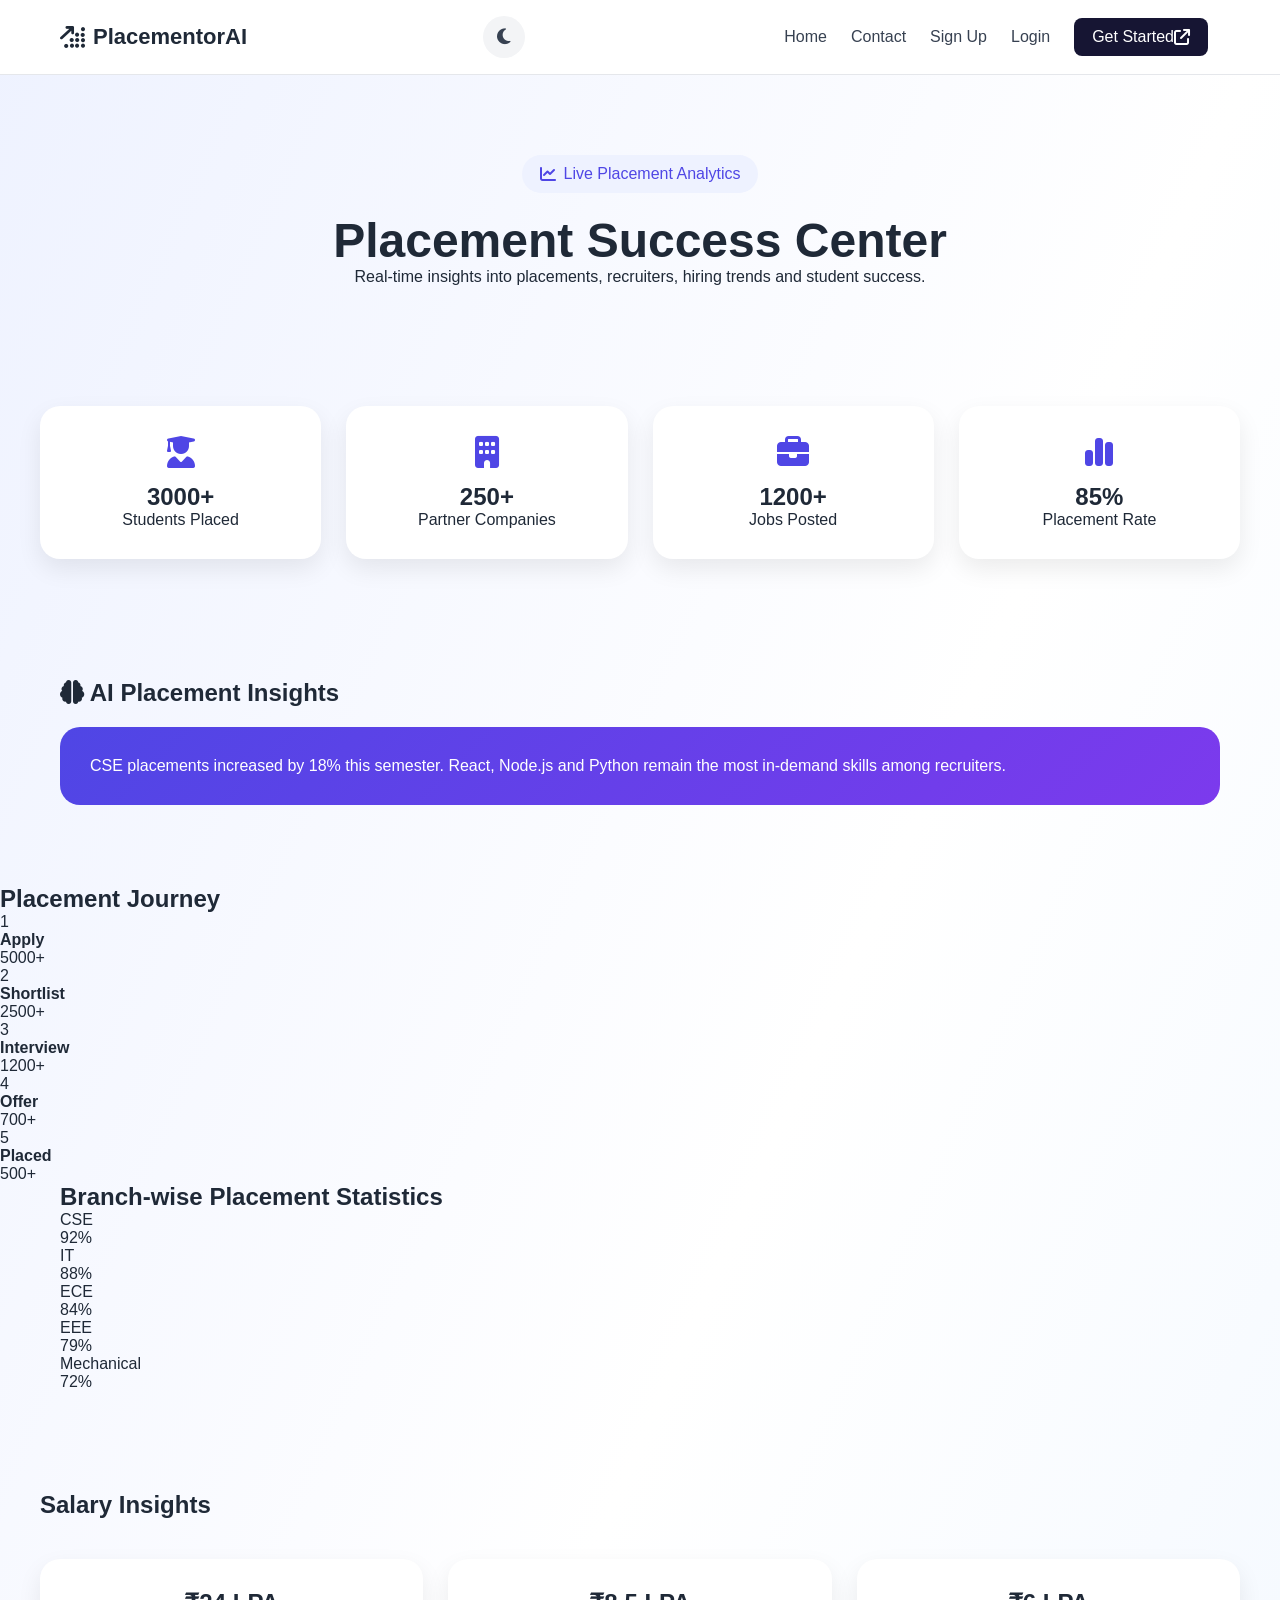
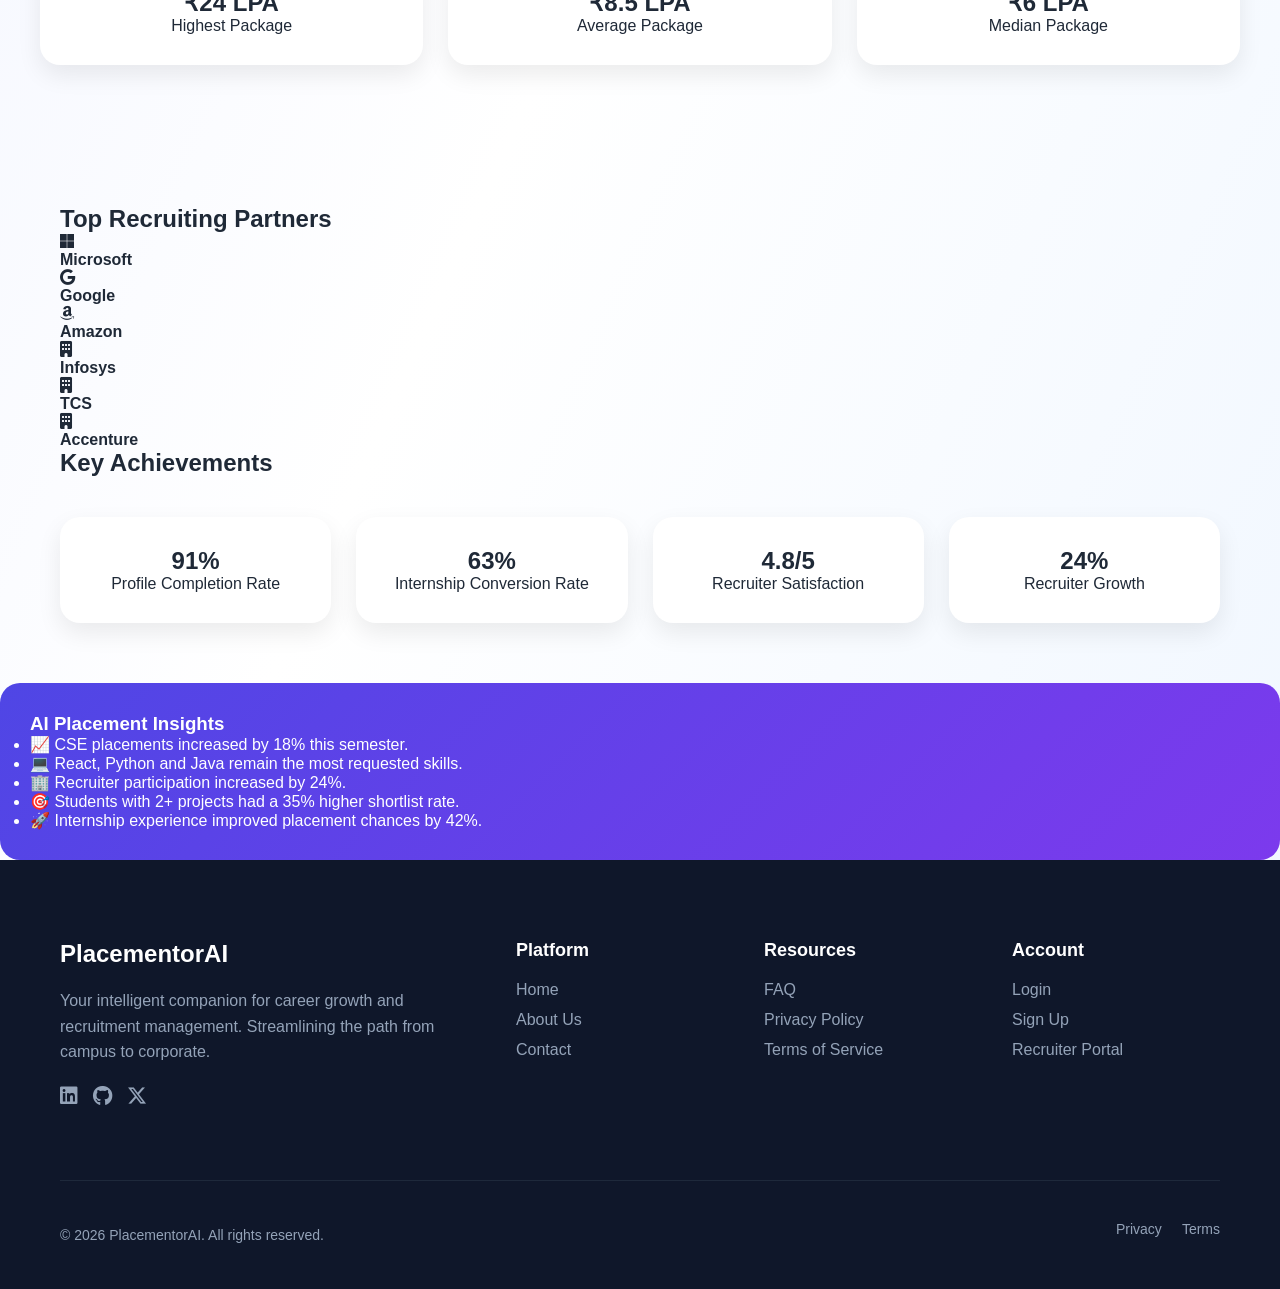
<file: frontend/success-metrics.html>
<!DOCTYPE html>
<html lang="en">
<head>
    <meta charset="UTF-8">
    <meta name="viewport" content="width=device-width, initial-scale=1.0">
    <title>Document</title>
    <link rel="stylesheet" href="style.css">
    <link rel="stylesheet"
href="https://cdnjs.cloudflare.com/ajax/libs/font-awesome/6.5.0/css/all.min.css">
</head>

<body>
    <header class="header">
  <div class="container nav" style="position: relative;">
    <div class="logo">
      <i class="fa-solid fa-arrow-up-right-dots"></i> 
      <span>PlacementorAI</span>
    </div>
    <button id="theme-toggle" class="theme-toggle" aria-label="Toggle Theme">
  <i class="fa-solid fa-moon"></i>
</button>
    <button class="menu-toggle" id="mobile-menu-btn" aria-label="Toggle Navigation Menu">
      <i class="fa-solid fa-bars" id="menu-icon"></i>
    </button>

    <nav class="nav-menu" id="nav-links-target">
      <a href="index.html">Home</a>
      <a href="contact.html">Contact</a>
      <a href="register.html">Sign Up</a>
      <a href="login.html" class="login">Login</a>
      <a href="register.html" class="btn primary" style="color: #ffffff !important;">
        Get Started
        <i class="fa-solid fa-arrow-up-right-from-square" style="color: #ffffff !important;"></i>
      </a>    
    </nav>
  </div>
</header>

<main>

<section class="metrics-hero">
    <div class="container">
        <span class="analytics-badge">
            <i class="fa-solid fa-chart-line"></i>
            Live Placement Analytics
        </span>

        <h1>Placement Success Center</h1>

        <p>
            Real-time insights into placements, recruiters,
            hiring trends and student success.
        </p>
    </div>
</section>

<section class="metrics-grid container">

    <div class="metric-card">
        <i class="fa-solid fa-user-graduate"></i>
        <h2>3000+</h2>
        <p>Students Placed</p>
    </div>

    <div class="metric-card">
        <i class="fa-solid fa-building"></i>
        <h2>250+</h2>
        <p>Partner Companies</p>
    </div>

    <div class="metric-card">
        <i class="fa-solid fa-briefcase"></i>
        <h2>1200+</h2>
        <p>Jobs Posted</p>
    </div>

    <div class="metric-card">
        <i class="fa-solid fa-chart-simple"></i>
        <h2>85%</h2>
        <p>Placement Rate</p>
    </div>

</section>

<section class="ai-insights container">

    <h2>
        <i class="fa-solid fa-brain"></i>
        AI Placement Insights
    </h2>

    <div class="insight-card">
        CSE placements increased by 18% this semester.
        React, Node.js and Python remain the most
        in-demand skills among recruiters.
    </div>

</section>

</main>
<section class="journey-section">

    <h2>Placement Journey</h2>

    <div class="journey-timeline">

        <div class="step">
            <div class="circle">1</div>
            <h4>Apply</h4>
            <p>5000+</p>
        </div>

        <div class="line"></div>

        <div class="step">
            <div class="circle">2</div>
            <h4>Shortlist</h4>
            <p>2500+</p>
        </div>

        <div class="line"></div>

        <div class="step">
            <div class="circle">3</div>
            <h4>Interview</h4>
            <p>1200+</p>
        </div>

        <div class="line"></div>

        <div class="step">
            <div class="circle">4</div>
            <h4>Offer</h4>
            <p>700+</p>
        </div>

        <div class="line"></div>

        <div class="step">
            <div class="circle">5</div>
            <h4>Placed</h4>
            <p>500+</p>
        </div>

    </div>

</section>

<section class="branch-stats container">

    <h2>Branch-wise Placement Statistics</h2>

    <div class="chart-container">

        <div class="bar-row">
            <span>CSE</span>
            <div class="bar">
                <div class="fill cse">92%</div>
            </div>
        </div>

        <div class="bar-row">
            <span>IT</span>
            <div class="bar">
                <div class="fill it">88%</div>
            </div>
        </div>

        <div class="bar-row">
            <span>ECE</span>
            <div class="bar">
                <div class="fill ece">84%</div>
            </div>
        </div>

        <div class="bar-row">
            <span>EEE</span>
            <div class="bar">
                <div class="fill eee">79%</div>
            </div>
        </div>

        <div class="bar-row">
            <span>Mechanical</span>
            <div class="bar">
                <div class="fill mech">72%</div>
            </div>
        </div>

    </div>

</section>

<section class="salary-section container">

    <h2>Salary Insights</h2>

    <div class="metrics-grid">

        <div class="metric-card">
            <h2>₹24 LPA</h2>
            <p>Highest Package</p>
        </div>

        <div class="metric-card">
            <h2>₹8.5 LPA</h2>
            <p>Average Package</p>
        </div>

        <div class="metric-card">
            <h2>₹6 LPA</h2>
            <p>Median Package</p>
        </div>

    </div>

</section>

<section class="recruiters-section container">

    <h2>Top Recruiting Partners</h2>

    <div class="recruiters-grid">

        <div class="recruiter-card">
            <i class="fa-brands fa-microsoft"></i>
            <h4>Microsoft</h4>
        </div>

        <div class="recruiter-card">
            <i class="fa-brands fa-google"></i>
            <h4>Google</h4>
        </div>

        <div class="recruiter-card">
            <i class="fa-brands fa-amazon"></i>
            <h4>Amazon</h4>
        </div>

        <div class="recruiter-card">
            <i class="fa-solid fa-building"></i>
            <h4>Infosys</h4>
        </div>

        <div class="recruiter-card">
            <i class="fa-solid fa-building"></i>
            <h4>TCS</h4>
        </div>

        <div class="recruiter-card">
            <i class="fa-solid fa-building"></i>
            <h4>Accenture</h4>
        </div>

    </div>

</section>
<section class="achievements container">

    <h2>Key Achievements</h2>

    <div class="metrics-grid">

        <div class="metric-card">
            <h2>91%</h2>
            <p>Profile Completion Rate</p>
        </div>

        <div class="metric-card">
            <h2>63%</h2>
            <p>Internship Conversion Rate</p>
        </div>

        <div class="metric-card">
            <h2>4.8/5</h2>
            <p>Recruiter Satisfaction</p>
        </div>

        <div class="metric-card">
            <h2>24%</h2>
            <p>Recruiter Growth</p>
        </div>

    </div>

</section>

<div class="insight-card">

    <h3>AI Placement Insights</h3>

    <ul>
        <li>📈 CSE placements increased by 18% this semester.</li>
        <li>💻 React, Python and Java remain the most requested skills.</li>
        <li>🏢 Recruiter participation increased by 24%.</li>
        <li>🎯 Students with 2+ projects had a 35% higher shortlist rate.</li>
        <li>🚀 Internship experience improved placement chances by 42%.</li>
    </ul>

</div>

<footer>
  <div class="container">
    <div class="footer-grid">
      <div>
        <h3>PlacementorAI</h3>
        <p>Your intelligent companion for career growth and recruitment management. Streamlining the path from campus to corporate.</p>
        
          <div class="footer-social">
  <a href="https://www.linkedin.com" target="_blank" rel="noopener noreferrer">
    <i class="fa-brands fa-linkedin"></i>
  </a>

  <a href="https://github.com" target="_blank" rel="noopener noreferrer">
    <i class="fa-brands fa-github"></i>
  </a>

  <a href="https://x.com" target="_blank" rel="noopener noreferrer">
    <i class="fa-brands fa-x-twitter"></i>
  </a>
</div>
      </div>
      <div>
        <h4>Platform</h4>
        <a href="index.html">Home</a>
        <a href="About.html">About Us</a>
        <a href="contact.html">Contact</a>
      </div>
      <div>
        <h4>Resources</h4>
        <a href="javascript:void(0)" onclick="openPortal('faq')">FAQ</a>
        <a href="javascript:void(0)" onclick="openPortal('privacy')">Privacy Policy</a>
        <a href="javascript:void(0)" onclick="openPortal('terms')">Terms of Service</a>
      </div>
      <div>
        <h4>Account</h4>
        <a href="login.html">Login</a>
        <a href="register.html">Sign Up</a>
        <a href="register.html">Recruiter Portal</a>
      </div>
    </div>
    <div class="footer-bottom">
      <p class="copyright">&copy; 2026 PlacementorAI. All rights reserved.</p>
      <div style="display: flex; gap: 20px;">
        <a href="javascript:void(0)" onclick="openPortal('privacy')">Privacy</a>
        <a href="javascript:void(0)" onclick="openPortal('terms')">Terms</a>
      </div>
    </div>
  </div>
</footer>
<script src="script.js"></script>
</body>
</html>
</file>
<file: frontend/style.css>
/* BASE */
    * { margin: 0; padding: 0; box-sizing: border-box; font-family: Inter, sans-serif; }
    body { background: linear-gradient(to bottom right, #eef2ff, #ffffff, #eff6ff); color: #1f2937; }
    .container { max-width: 1200px; margin: auto; padding: 0 20px; }

    /* HEADER & RESPONSIVE NAVBAR */
    .header { background: #fff; padding: 16px 0; border-bottom: 1px solid #e5e7eb; position: sticky; top: 0; z-index: 1000; }
    .nav { display: flex; justify-content: space-between; align-items: center; }
    .logo { font-size: 22px; font-weight: 700; display: flex; align-items: center; gap: 8px; }
    
    /* Navigation Menu Links Wrapper */
    .nav-menu { display: flex; align-items: center; }
    .nav-menu a { margin: 0 12px; text-decoration: none; color: #374151; font-weight: 500; transition: color 0.2s; }
    .nav-menu a:hover { color: #4f46e5; }
    .login { color: #4f46e5; }
    
    .btn { padding: 10px 18px; border-radius: 8px; border: none; cursor: pointer; font-weight: 500; display: inline-flex; align-items: center; text-decoration: none; }
    .primary { background: #161533; color: #fff !important; }
    .primary:hover { background: #23214d; color: #fff !important; }
    .secondary { background: #e5e7eb; color: #374151; }

    /* Mobile Hamburger Menu Toggle Button Button */
    .menu-toggle { display: none; background: none; border: none; font-size: 24px; color: #374151; cursor: pointer; }

    /* HERO */
    .hero { display: grid; grid-template-columns: 1fr 1fr; gap: 50px; padding: 80px 0; align-items: center; }
    .badge { display: inline-block; background: #e0e7ff; color: #4338ca; padding: 6px 14px; border-radius: 999px; margin-bottom: 20px; font-weight: 500; }
    .hero h1 { font-size: 42px; line-height: 1.2; margin-bottom: 20px; font-weight: 700; }
    .hero p { font-size: 18px; color: #6b7280; line-height: 1.5; }

    .features { display: grid; grid-template-columns: repeat(2,1fr); gap: 16px; margin: 30px 0; }
    .feature {
      display: flex;
      gap: 12px;
      background: #fff;
      padding: 14px;
      border-radius: 12px;
      align-items: center;
      transition: transform 0.2s ease, box-shadow 0.2s ease;
    }

    .feature:hover {
      transform: translateY(-3px);
      box-shadow: 0 8px 20px rgba(0,0,0,0.08);
    }    
    .feature h4 { font-size: 16px; font-weight: 600; margin-bottom: 4px; }
    .feature p { font-size: 14px; color: #6b7280; }

    .cta { display: flex; gap: 14px; margin-top: 20px; }
    .cta button { flex: 1; text-align: center; }

    /* HERO IMAGE */
    .hero-right { position: relative; top: -8px; }
    .hero-right img {
      width: 100%;
      height: auto;
      max-height: 420px;
      object-fit: cover;
      display: block;
      border-radius: 20px;
    }

    .hero-img-wrapper { position: relative; border-radius: 20px; overflow: hidden; }
    .hero-img-wrapper::after {
      content: "";
      position: absolute;
      inset: 0;
      background: linear-gradient(
        to bottom right,
        rgba(79,70,229,0.08),
        rgba(255,255,255,0.02)
      );
    }

    .stats-card { position: absolute; bottom: -32px; left: -32px; background: #ffffff; padding: 16px 20px; border-radius: 14px; display: flex; align-items: center; gap: 12px; box-shadow: 0 12px 24px rgba(0,0,0,0.12); z-index: 10; }
    .stats-card strong { font-size: 24px; font-weight: 700; color: #111827; }
    .stats-card span { display: block; font-size: 14px; color: #6b7280; }
    .stats-card div { text-align: center; }

    /* FOOTER */
    footer { background: #0f172a; color: #f8fafc; padding: 80px 0 40px; }
    .footer-grid { display: grid; grid-template-columns: 2fr 1fr 1fr 1fr; gap: 40px; margin-bottom: 60px; }
    footer h3 { font-size: 24px; margin-bottom: 20px; color: #fff; }
    footer h4 { font-size: 18px; margin-bottom: 20px; color: #fff; }
    footer p { color: #94a3b8; line-height: 1.6; }
    footer a { color: #94a3b8; text-decoration: none; margin-bottom: 12px; display: block; transition: color 0.2s; }
    footer a:hover { color: #4f46e5; }
    .footer-social { display: flex; gap: 15px; margin-top: 20px; }
    .footer-social a { font-size: 20px; color: #94a3b8; }
    .footer-social a:hover { color: #fff; }
    .footer-bottom { border-top: 1px solid #1e293b; padding-top: 40px; display: flex; justify-content: space-between; align-items: center; color: #64748b; font-size: 14px; }
    .copyright { margin-top: 0; }

    /* DOCUMENTATION PORTAL */
    .portal-overlay { position: fixed; inset: 0; background: rgba(15, 23, 42, 0.8); backdrop-filter: blur(8px); z-index: 2000; display: none; align-items: center; justify-content: center; padding: 20px; }
    .portal-content { background: rgba(255, 255, 255, 0.98); width: 100%; max-width: 800px; max-height: 90vh; border-radius: 24px; overflow: hidden; display: flex; flex-direction: column; box-shadow: 0 25px 50px -12px rgba(0, 0, 0, 0.5); border: 1px solid rgba(255, 255, 255, 0.3); animation: slideUp 0.4s ease-out; }
    @keyframes slideUp { from { transform: translateY(30px); opacity: 0; } to { transform: translateY(0); opacity: 1; } }
    .portal-header { padding: 24px 32px; border-bottom: 1px solid #e2e8f0; display: flex; justify-content: space-between; align-items: center; }
    .portal-nav { display: flex; gap: 12px; padding: 12px 32px; background: #f8fafc; border-bottom: 1px solid #e2e8f0; }
    .portal-nav-btn { background: none; border: none; padding: 8px 16px; border-radius: 8px; cursor: pointer; font-weight: 500; color: #64748b; transition: all 0.2s; }
    .portal-nav-btn.active { background: #4f46e5; color: #fff; }
    .portal-body { padding: 32px; overflow-y: auto; color: #334155; line-height: 1.7; }
    .portal-body h2 { margin-bottom: 16px; color: #0f172a; font-size: 24px; }
    .portal-body section { margin-bottom: 32px; }
    .portal-body section h3 { font-size: 18px; margin-bottom: 12px; color: #1e293b; }
    .close-portal { cursor: pointer; font-size: 24px; color: #64748b; transition: color 0.2s; }
    .close-portal:hover { color: #ef4444; }

    /* RESPONSIVE BREAKPOINTS WITH MOBILE DROPDOWN NAVIGATION FIX */
    @media (max-width: 768px) {
      .menu-toggle { display: block; }
      
      .nav-menu {
        display: none;
        flex-direction: column;
        position: absolute;
        top: 100%;
        left: 0;
        width: 100%;
        background: #ffffff;
        padding: 20px;
        box-shadow: 0 8px 16px rgba(0,0,0,0.1);
        border-top: 1px solid #f3f4f6;
        gap: 16px;
        text-align: center;
      }
      
      .nav-menu.active { display: flex; }
      .nav-menu a { margin: 8px 0; width: 100%; font-size: 16px; }
      .nav-menu .btn { width: 100%; justify-content: center; }

      .hero { grid-template-columns: 1fr; gap: 30px; text-align: center; }
      .hero-left { order: 2; }
      .hero-right { order: 1; }
      .features { grid-template-columns: 1fr; }
      .feature-wide { grid-column: span 1; }
      .cta { flex-direction: column; }
      .stats-card { left: 50%; transform: translateX(-50%); bottom: -24px; }

      .footer-grid { grid-template-columns: 1fr 1fr; }
      .footer-bottom { flex-direction: column; gap: 20px; text-align: center; }
    }

    @media (max-width: 480px) {
      .footer-grid { grid-template-columns: 1fr; }
    }
    /* Theme Toggle Button */
.theme-toggle{
  background: #f3f4f6;
  border: none;
  width: 42px;
  height: 42px;
  border-radius: 50%;
  cursor: pointer;
  font-size: 18px;
  color: #374151;
  transition: all 0.3s ease;
  margin-right: 12px;
}

.theme-toggle:hover{
  transform: rotate(15deg);
  background: #e5e7eb;
}
/* DARK MODE */

body.dark-mode{
  background: #0f172a;
  color: #f8fafc;
}

/* Header */
body.dark-mode .header{
  background: #1e293b;
  border-bottom: 1px solid #334155;
}

body.dark-mode .nav-menu a,
body.dark-mode .logo,
body.dark-mode .menu-toggle{
  color: #f8fafc;
}

/* Hero Features */
body.dark-mode .feature,
body.dark-mode .stats-card{
  background: #1e293b;
  color: #f8fafc;
}

body.dark-mode .feature p,
body.dark-mode .hero p{
  color: #cbd5e1;
}

/* Buttons */
body.dark-mode .secondary{
  background: #334155;
  color: #fff;
}

/* Documentation Portal */
body.dark-mode .portal-content{
  background: #1e293b;
}

body.dark-mode .portal-body,
body.dark-mode .portal-header h2,
body.dark-mode .portal-body h2,
body.dark-mode .portal-body h3{
  color: #f8fafc;
}

body.dark-mode .portal-nav{
  background: #0f172a;
}

body.dark-mode .portal-nav-btn{
  color: #cbd5e1;
}

/* Mobile Menu */
body.dark-mode .nav-menu{
  background: #1e293b;
}

/* Footer */
body.dark-mode footer{
  background: #020617;
}
.metrics-hero{
    text-align:center;
    padding:80px 20px;
}

.analytics-badge{
    background:#eef2ff;
    color:#4f46e5;
    padding:10px 18px;
    border-radius:999px;
    display:inline-flex;
    gap:8px;
    align-items:center;
}

.metrics-hero h1{
    margin-top:20px;
    font-size:3rem;
}

.metrics-grid{
    display:grid;
    grid-template-columns:repeat(auto-fit,minmax(220px,1fr));
    gap:25px;
    padding:40px 0;
}

.metric-card{
    background:white;
    border-radius:20px;
    padding:30px;
    text-align:center;
    box-shadow:0 10px 25px rgba(0,0,0,.08);
    transition:.3s;
}

.metric-card:hover{
    transform:translateY(-8px);
}

.metric-card i{
    font-size:32px;
    color:#4f46e5;
    margin-bottom:15px;
}

.ai-insights{
    margin:80px auto;
}

.insight-card{
    margin-top:20px;
    background:linear-gradient(135deg,#4f46e5,#7c3aed);
    color:white;
    padding:30px;
    border-radius:20px;
}
body.dark-mode{
    background:#0f172a;
    color:#f8fafc;
}

body.dark-mode .metric-card{
    background:#1e293b;
}

body.dark-mode .metric-card p,
body.dark-mode .metrics-hero p{
    color:#cbd5e1;
}

body.dark-mode .metric-card h2,
body.dark-mode .metrics-hero h1{
    color:#fff;
}
.success{
    display: flex;
    justify-content: center;
    align-items: center;
    margin: 30px 0;
}
.resume-builder-section{
  padding:100px 0;
}

.resume-content{
  display:grid;
  grid-template-columns:1fr 1fr;
  gap:60px;
  align-items:center;
}

.resume-badge{
  display:inline-flex;
  align-items:center;
  gap:8px;
  padding:8px 16px;
  background:#e0e7ff;
  color:#4338ca;
  border-radius:999px;
  font-weight:600;
}

.resume-left h2{
  margin-top:20px;
  font-size:42px;
  line-height:1.2;
}

.resume-left p{
  margin-top:20px;
  color:#6b7280;
  line-height:1.7;
}

.resume-features{
  margin-top:25px;
  display:grid;
  grid-template-columns:repeat(2,1fr);
  gap:15px;
}

.resume-feature{
  display:flex;
  gap:10px;
  align-items:center;
  font-weight:500;
}

.resume-feature i{
  color:#10b981;
}

.resume-btn{
  margin-top:30px;
  display:inline-flex;
  align-items:center;
  gap:10px;
  background:#4f46e5;
  color:white;
  text-decoration:none;
  padding:14px 28px;
  border-radius:12px;
  font-weight:600;
  transition:0.3s;
}

.resume-btn:hover{
  background:#3730a3;
  transform:translateY(-3px);
}

.resume-preview{
  background:white;
  padding:30px;
  border-radius:20px;
  box-shadow:0 20px 40px rgba(0,0,0,.08);
}

.resume-header{
  height:60px;
  background:#4f46e5;
  border-radius:10px;
  margin-bottom:25px;
}

.resume-line{
  height:12px;
  background:#e5e7eb;
  border-radius:10px;
  margin-bottom:15px;
}

.resume-line.long{
  width:100%;
}

.resume-line.medium{
  width:70%;
}

.resume-line.short{
  width:45%;
}
body.dark-mode .resume-preview{
  background:#1e293b;
}

body.dark-mode .resume-line{
  background:#475569;
}

body.dark-mode .resume-left h2{
  color:white;
}

body.dark-mode .resume-left p{
  color:#cbd5e1;
}

.salary-section{
    padding:100px 0;
}

.salary-card{
    display:grid;
    grid-template-columns:1fr 1fr;
    gap:50px;
    align-items:center;
}

.salary-badge{
    display:inline-flex;
    align-items:center;
    gap:8px;
    padding:8px 16px;
    background:#dcfce7;
    color:#15803d;
    border-radius:999px;
    font-weight:600;
}

.salary-left h2{
    margin-top:20px;
    font-size:42px;
    line-height:1.2;
}

.salary-left p{
    margin-top:15px;
    color:#6b7280;
    line-height:1.8;
}

.salary-features{
    margin-top:25px;
    display:grid;
    grid-template-columns:repeat(2,1fr);
    gap:15px;
}

.salary-feature{
    display:flex;
    align-items:center;
    gap:10px;
    font-weight:500;
}

.salary-feature i{
    color:#16a34a;
}

.salary-btn{
    display:inline-flex;
    align-items:center;
    gap:10px;
    margin-top:30px;
    padding:14px 28px;
    background:#16a34a;
    color:white;
    text-decoration:none;
    border-radius:12px;
    font-weight:600;
    transition:.3s;
}

.salary-btn:hover{
    background:#15803d;
    transform:translateY(-3px);
}

.salary-preview{
    background:white;
    padding:40px;
    border-radius:20px;
    box-shadow:0 15px 30px rgba(0,0,0,.08);
    text-align:center;
}

.salary-amount{
    font-size:48px;
    font-weight:700;
    color:#16a34a;
    margin:20px 0;
}

.salary-range{
    margin-top:15px;
    padding:10px;
    background:#f0fdf4;
    border-radius:10px;
}
body.dark-mode .salary-preview{
    background:#1e293b;
    color:white;
}

body.dark-mode .salary-left p{
    color:#cbd5e1;
}

body.dark-mode .salary-left h2{
    color:white;
}

body.dark-mode .salary-range{
    background:#14532d;
    color:white;
.feature-card{
    max-width: 900px;
    margin: 60px auto;
    padding: 40px;
    text-align: center;
    background: linear-gradient(135deg, #ffffff, #f8faff);
    border-radius: 24px;
    box-shadow: 0 15px 35px rgba(0,0,0,0.08);
    transition: all 0.3s ease;
    border: 1px solid #e5e7eb;
}

.feature-card:hover{
    transform: translateY(-8px);
    box-shadow: 0 25px 45px rgba(79,70,229,0.15);
}

.feature-card i{
    font-size: 3rem;
    color: #4f46e5;
    margin-bottom: 20px;
    background: #eef2ff;
    width: 90px;
    height: 90px;
    border-radius: 50%;
    display: inline-flex;
    align-items: center;
    justify-content: center;
}

.feature-card h3{
    font-size: 2rem;
    margin-bottom: 15px;
    color: #111827;
}

.feature-card p{
    max-width: 650px;
    margin: 0 auto 25px;
    color: #6b7280;
    font-size: 1.05rem;
    line-height: 1.8;
}

.feature-card .btn{
    display: inline-flex;
    align-items: center;
    gap: 10px;
    background: #4f46e5;
    color: white;
    text-decoration: none;
    padding: 14px 28px;
    border-radius: 12px;
    font-weight: 600;
    transition: 0.3s ease;
}

.feature-card .btn:hover{
    background: #3730a3;
    transform: translateY(-3px);
}
body.dark-mode .feature-card{
    background: #1e293b;
    border: 1px solid #334155;
    box-shadow: 0 15px 35px rgba(0,0,0,0.3);
}

body.dark-mode .feature-card h3{
    color: white;
}

body.dark-mode .feature-card p{
    color: #cbd5e1;
}

.placement-funnel,
.branch-stats,
.salary-section,
.recruiters,
.achievements{
    padding:80px 0;
}

.placement-funnel h2,
.branch-stats h2,
.salary-section h2,
.recruiters h2,
.achievements h2{
    text-align:center;
    margin-bottom:40px;
}

.funnel-grid,
.recruiter-grid{
    display:grid;
    grid-template-columns:repeat(auto-fit,minmax(180px,1fr));
    gap:20px;
}

.funnel-card,
.recruiter-card{
    background:white;
    padding:25px;
    border-radius:16px;
    text-align:center;
    box-shadow:0 8px 20px rgba(0,0,0,.08);
}

.branch-table{
    width:100%;
    border-collapse:collapse;
}

.branch-table th,
.branch-table td{
    padding:15px;
    border-bottom:1px solid #ddd;
    text-align:center;
}
.chart-container{
    max-width:900px;
    margin:40px auto;
}

.bar-row{
    display:flex;
    align-items:center;
    margin:25px 0;
    gap:20px;
}

.bar-row span{
    width:120px;
    font-weight:600;
}

.bar{
    flex:1;
    height:35px;
    background:#e5e7eb;
    border-radius:50px;
    overflow:hidden;
}

.fill{
    height:100%;
    display:flex;
    align-items:center;
    justify-content:flex-end;
    padding-right:15px;
    color:white;
    font-weight:600;
    border-radius:50px;
}

.cse{width:92%;background:#4f46e5;}
.it{width:88%;background:#6366f1;}
.ece{width:84%;background:#7c3aed;}
.eee{width:79%;background:#8b5cf6;}
.mech{width:72%;background:#a855f7;}
.journey-section{
    padding:80px 0;
    text-align:center;
}

.journey-timeline{
    display:flex;
    justify-content:center;
    align-items:center;
    flex-wrap:wrap;
    margin-top:50px;
}

.step{
    text-align:center;
}

.circle{
    width:70px;
    height:70px;
    background:#4f46e5;
    color:white;
    border-radius:50%;
    display:flex;
    justify-content:center;
    align-items:center;
    font-size:24px;
    font-weight:bold;
    margin:auto;
}

.line{
    width:80px;
    height:4px;
    background:#4f46e5;
}
.recruiters-section{
    padding:80px 0;
    text-align:center;
}

.recruiters-grid{
    display:grid;
    grid-template-columns:repeat(auto-fit,minmax(220px,1fr));
    gap:25px;
    margin-top:40px;
}

.recruiter-card{
    background:white;
    padding:30px 20px;
    border-radius:20px;
    box-shadow:0 10px 25px rgba(0,0,0,.08);
    transition:all .3s ease;
    cursor:pointer;
}

.recruiter-card:hover{
    transform:translateY(-8px);
    box-shadow:0 20px 40px rgba(79,70,229,.2);
}

.recruiter-card i{
    font-size:48px;
    color:#4f46e5;
    margin-bottom:15px;
}

.recruiter-card h4{
    margin:0;
    font-size:18px;
}
.recruiters-grid{
    display:flex;
    gap:20px;
    overflow-x:auto;
    padding:10px;
}

.recruiter-card{
    min-width:220px;
    flex-shrink:0;
}
body.dark-mode .recruiter-card{
    background:#1e293b;
    color:white;
}

body.dark-mode .recruiter-card:hover{
    box-shadow:0 20px 40px rgba(124,58,237,0.35);
body.dark-mode .feature-card i{
    background: #312e81;
    color: #c4b5fd;
}
}   }
</file>
<file: frontend/css/style.css>
/* CSS Custom Properties (Design Tokens) */
:root {
  /* Colors */
  --color-primary: #4f46e5;
  --color-primary-dark: #4338ca;
  --color-primary-light: #e0e7ff;
  --color-secondary: #e5e7eb;
  --color-text: #1f2937;
  --color-text-muted: #6b7280;
  --color-text-light: #94a3b8;
  --color-bg: #ffffff;
  --bg-gradient: linear-gradient(to bottom right, #eef2ff, #ffffff, #eff6ff);
  --color-footer-bg: #0f172a;
  --color-footer-text: #cbd5f5;

  /* Spacing */
  --spacing-xs: 4px;
  --spacing-sm: 8px;
  --spacing-md: 16px;
  --spacing-lg: 24px;
  --spacing-xl: 32px;
  --spacing-2xl: 40px;
  --spacing-3xl: 50px;
  --spacing-4xl: 80px;

  /* Border Radius */
  --radius-sm: 8px;
  --radius-md: 12px;
  --radius-lg: 14px;
  --radius-xl: 16px;
  --radius-full: 999px;

  /* Typography */
  --font-family: Inter, sans-serif;
  --font-size-sm: 14px;
  --font-size-base: 16px;
  --font-size-lg: 18px;
  --font-size-xl: 22px;
  --font-size-2xl: 24px;
  --font-size-3xl: 42px;

  /* Shadows */
  --shadow-sm: 0 2px 10px rgba(0,0,0,0.05);
  --shadow-md: 0 8px 20px rgba(0,0,0,0.08);
  --shadow-lg: 0 12px 24px rgba(0,0,0,0.12);
  --shadow-xl: 0 20px 40px rgba(0,0,0,0.15);

  /* Transitions */
  --transition-fast: 0.2s ease;
  --transition-base: 0.3s ease;
}

/* BASE */
html {
    scroll-behavior: smooth;
}

* {
  margin: 0;
  padding: 0;
  box-sizing: border-box;
  font-family: var(--font-family);
}

body {
  background: var(--bg-gradient);
  color: var(--color-text);
}

.container {
  max-width: 1200px;
  margin: auto;
  padding: 0 var(--spacing-md);
}

/* HEADER */
.header {
  background: var(--color-bg);
  padding: var(--spacing-md) 0;
}

.nav {
  display: flex;
  justify-content: space-between;
  align-items: center;
}

.logo {
  font-size: var(--font-size-xl);
  font-weight: 700;
}

nav a {
  margin: 0 var(--spacing-sm);
  text-decoration: none;
  color: var(--color-text-muted);
  font-weight: 500;
}

.login {
  color: var(--color-primary);
}

.btn {
  padding: 10px 18px;
  border-radius: var(--radius-sm);
  border: none;
  cursor: pointer;
  font-weight: 500;
}

.primary {
  background: var(--color-primary);
  color: var(--color-bg);
}

.secondary {
  background: var(--color-secondary);
  color: var(--color-text);
}

/* HERO */
.hero {
  display: grid;
  grid-template-columns: 1fr 1fr;
  gap: var(--spacing-3xl);
  padding: var(--spacing-4xl) 0;
  align-items: center;
}

.badge {
  display: inline-block;
  background: var(--color-primary-light);
  color: var(--color-primary-dark);
  padding: 6px 14px;
  border-radius: var(--radius-full);
  margin-bottom: var(--spacing-lg);
  font-weight: 500;
}

.hero h1 {
  font-size: var(--font-size-3xl);
  line-height: 1.2;
  margin-bottom: var(--spacing-lg);
  font-weight: 700;
}

.hero p {
  font-size: var(--font-size-lg);
  color: var(--color-text-muted);
  line-height: 1.5;
}

.features {
  display: grid;
  grid-template-columns: repeat(2,1fr);
  gap: var(--spacing-md);
  margin: var(--spacing-xl) 0;
}

.feature {
  display: flex;
  gap: var(--spacing-sm);
  background: var(--color-bg);
  padding: 14px;
  border-radius: var(--radius-md);
  align-items: center;
}

.feature h4 {
  font-size: var(--font-size-base);
  font-weight: 600;
  margin-bottom: var(--spacing-xs);
}

.feature p {
  font-size: var(--font-size-sm);
  color: var(--color-text-muted);
}

/* CTA BUTTONS */
.cta {
  display: flex;
  gap: var(--spacing-md);
  margin-top: var(--spacing-lg);
}

.cta button {
  flex: 1;
  text-align: center;
}

/* HERO IMAGE */
.hero-right {
  position: relative;
}

.hero-right img {
  width: 100%;
  height: auto;
  display: block;
  border-radius: var(--radius-xl);
}

.stats-card {
  position: absolute;
  bottom: -32px;
  left: -32px;
  background: var(--color-bg);
  padding: var(--spacing-md) var(--spacing-lg);
  border-radius: var(--radius-lg);
  display: flex;
  align-items: center;
  gap: var(--spacing-sm);
  box-shadow: var(--shadow-xl);
  z-index: 10;
}

.stats-card strong {
  font-size: var(--font-size-2xl);
  font-weight: 700;
  color: #111827;
}

.stats-card span {
  display: block;
  font-size: var(--font-size-sm);
  color: var(--color-text-muted);
}

/* WHY SECTION */
.why {
  padding: 120px 0 60px;
  text-align: center;
}

/* FOOTER */
footer {
  background: var(--color-footer-bg);
  color: var(--color-footer-text);
  padding: var(--spacing-3xl) 0;
}

.footer-grid {
  display: grid;
  grid-template-columns: repeat(4,1fr);
  gap: var(--spacing-2xl);
}

footer a {
  display: block;
  color: var(--color-text-light);
  text-decoration: none;
  margin-top: var(--spacing-sm);
}

.copyright {
  text-align: center;
  margin-top: var(--spacing-2xl);
  font-size: var(--font-size-sm);
  color: var(--color-text-light);
}

/* MODAL */
.modal {
  position: fixed;
  inset: 0;
  display: none;
  background: rgba(0,0,0,0.5);
  align-items: center;
  justify-content: center;
}

.modal-box {
  background: var(--color-bg);
  padding: var(--spacing-xl);
  border-radius: var(--radius-xl);
  width: 360px;
}

.modal-box input {
  width: 100%;
  padding: 10px;
  margin: var(--spacing-sm) 0;
}

.modal-actions {
  display: flex;
  gap: var(--spacing-sm);
  margin-top: var(--spacing-lg);
}

/* RESPONSIVE */
@media (max-width: 1024px) {
  .hero {
    grid-template-columns: 1fr;
    gap: var(--spacing-xl);
    text-align: center;
  }
  .hero-left {
    order: 2;
  }
  .hero-right {
    order: 1;
  }
  .features {
    grid-template-columns: 1fr;
  }
  .cta {
    flex-direction: column;
  }
  .stats-card {
    left: 50%;
    transform: translateX(-50%);
    bottom: -24px;
  }
}
/* DARK MODE */

body.dark-mode {
  background: #0f172a !important;
  color: #f8fafc !important;
}

body.dark-mode .header,
body.dark-mode .hero,
body.dark-mode footer {
  background: #0f172a !important;
}

body.dark-mode nav a,
body.dark-mode .logo,
body.dark-mode h1,
body.dark-mode h3,
body.dark-mode h4,
body.dark-mode p,
body.dark-mode span {
  color: #f8fafc !important;
}

body.dark-mode .feature,
body.dark-mode .feature-wide,
body.dark-mode .stats-card,
body.dark-mode .modal-box {
  background: #1e293b !important;
  color: white !important;
}

body.dark-mode .secondary {
  background: #334155 !important;
  color: white !important;
}

body.dark-mode .badge {
  background: #312e81 !important;
  color: #c7d2fe !important;
}

body.dark-mode .hero p,
body.dark-mode .feature p,
body.dark-mode .feature-wide p {
  color: #cbd5e1 !important;
}
</file>
